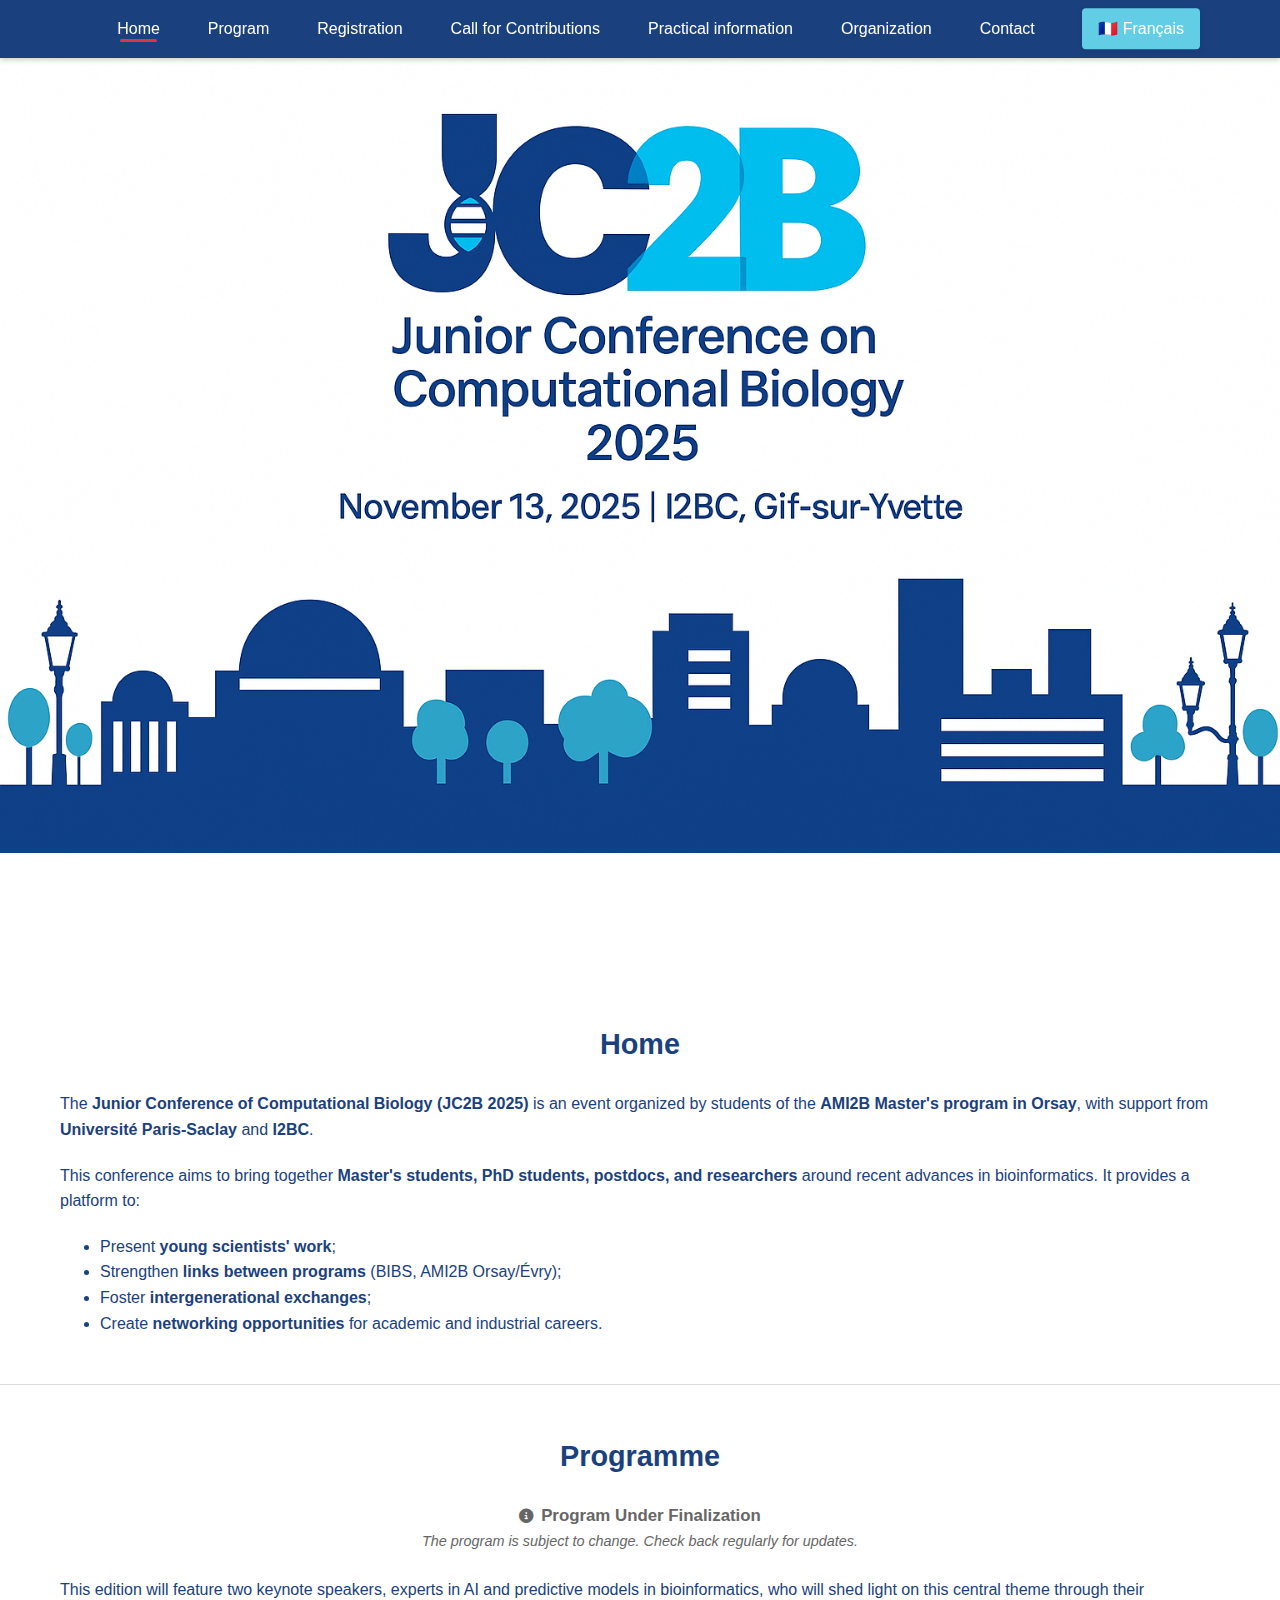
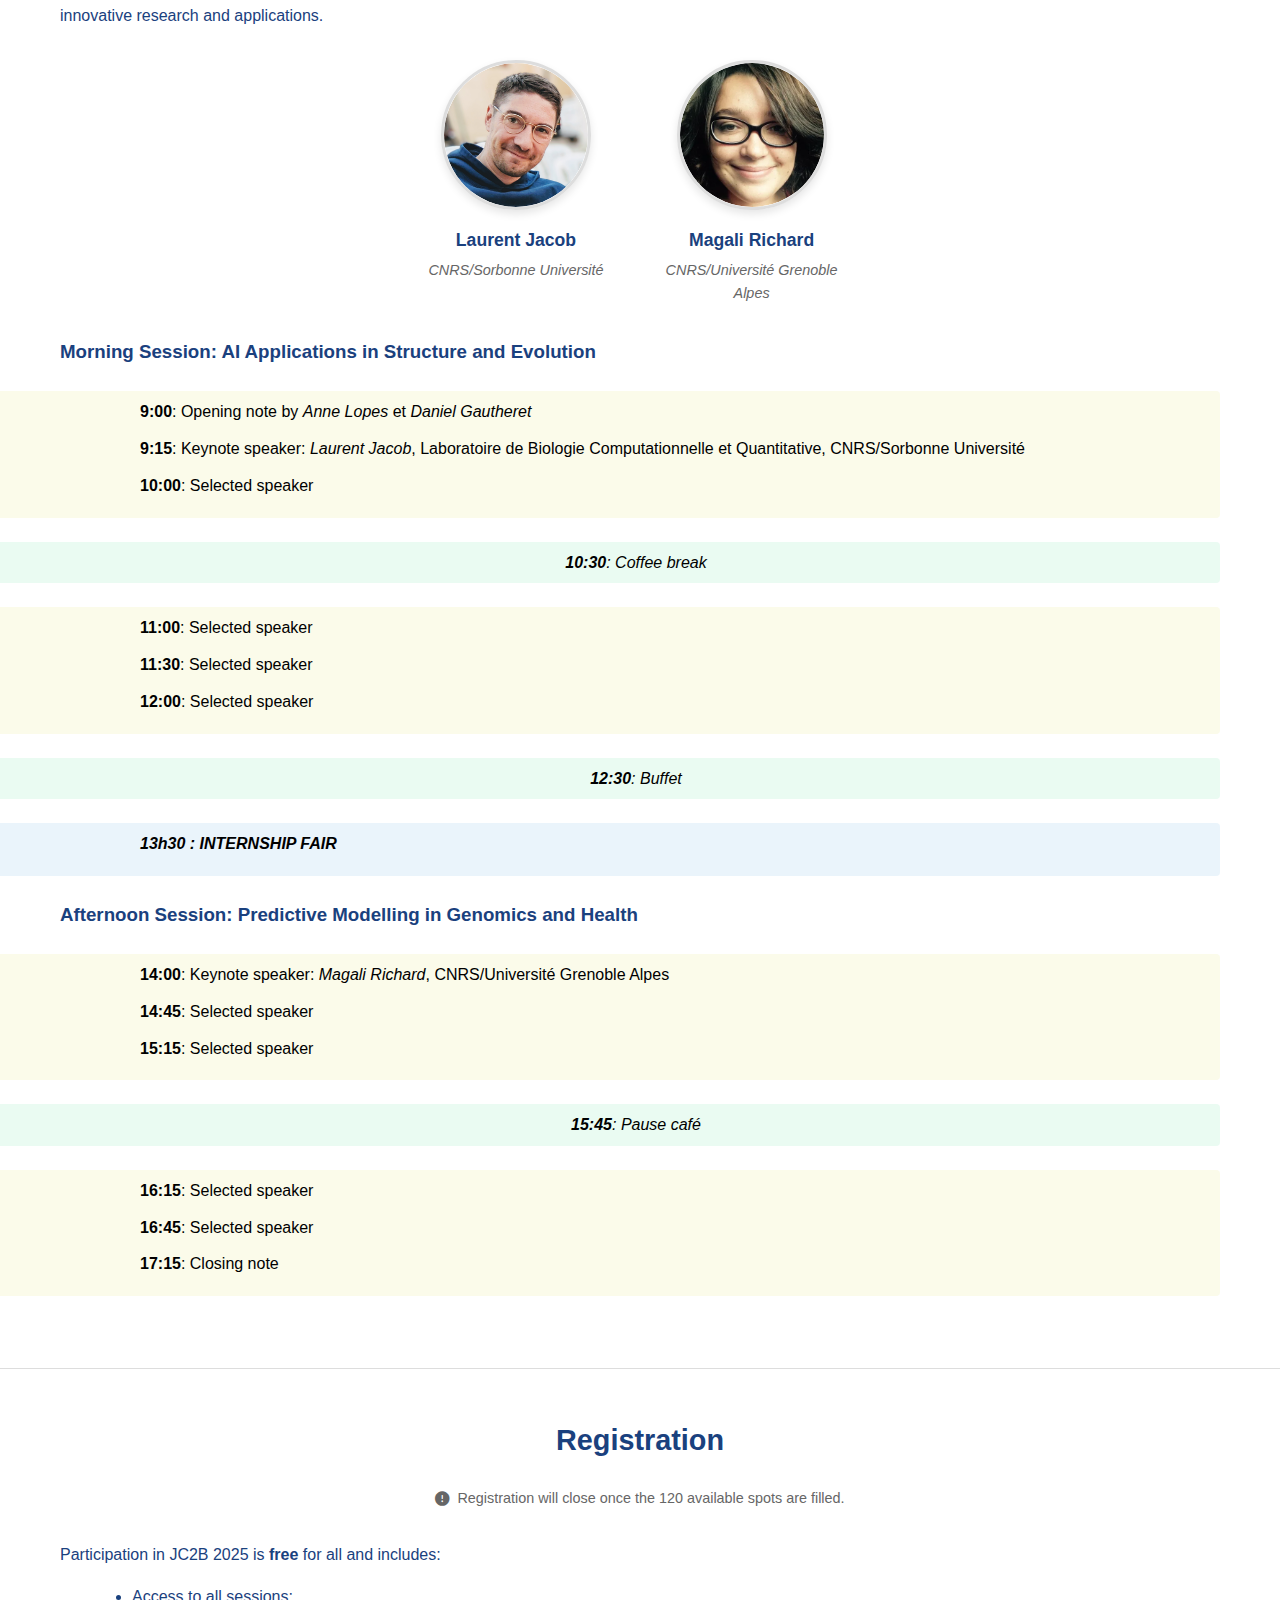
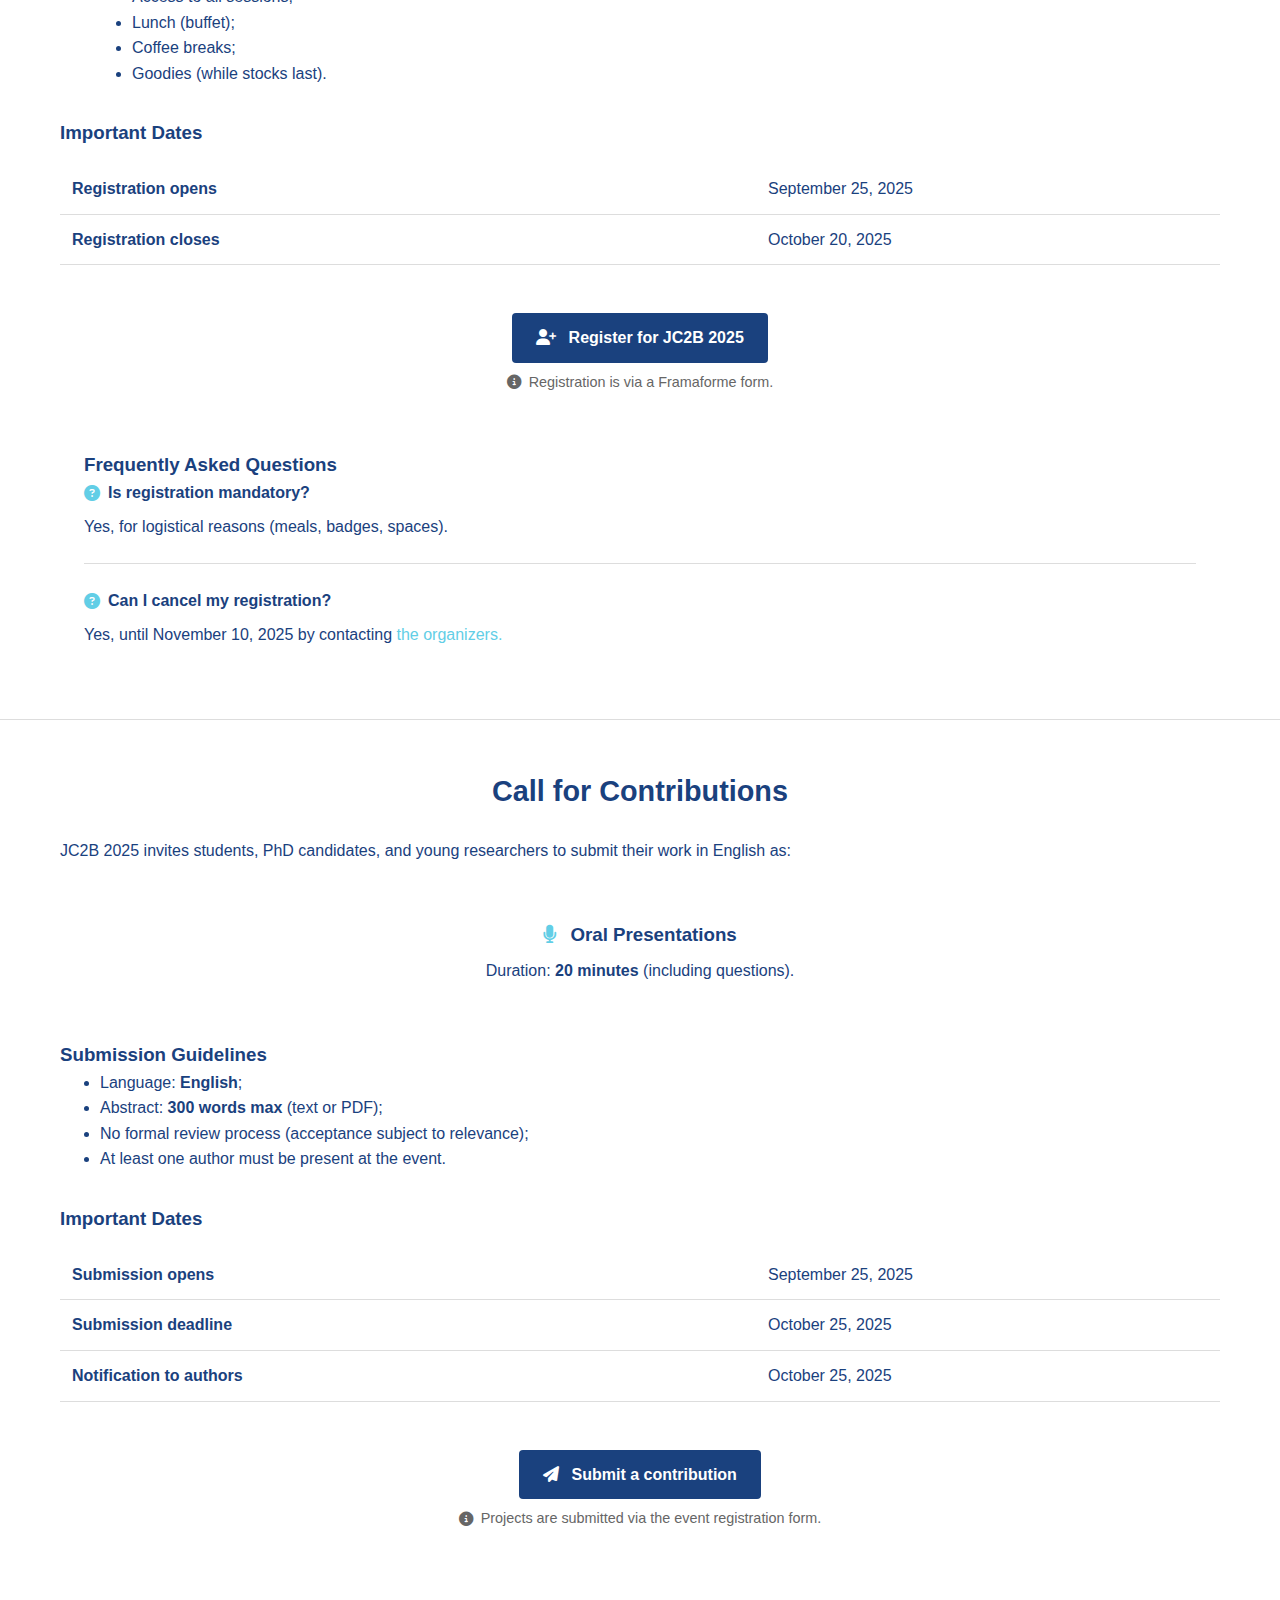
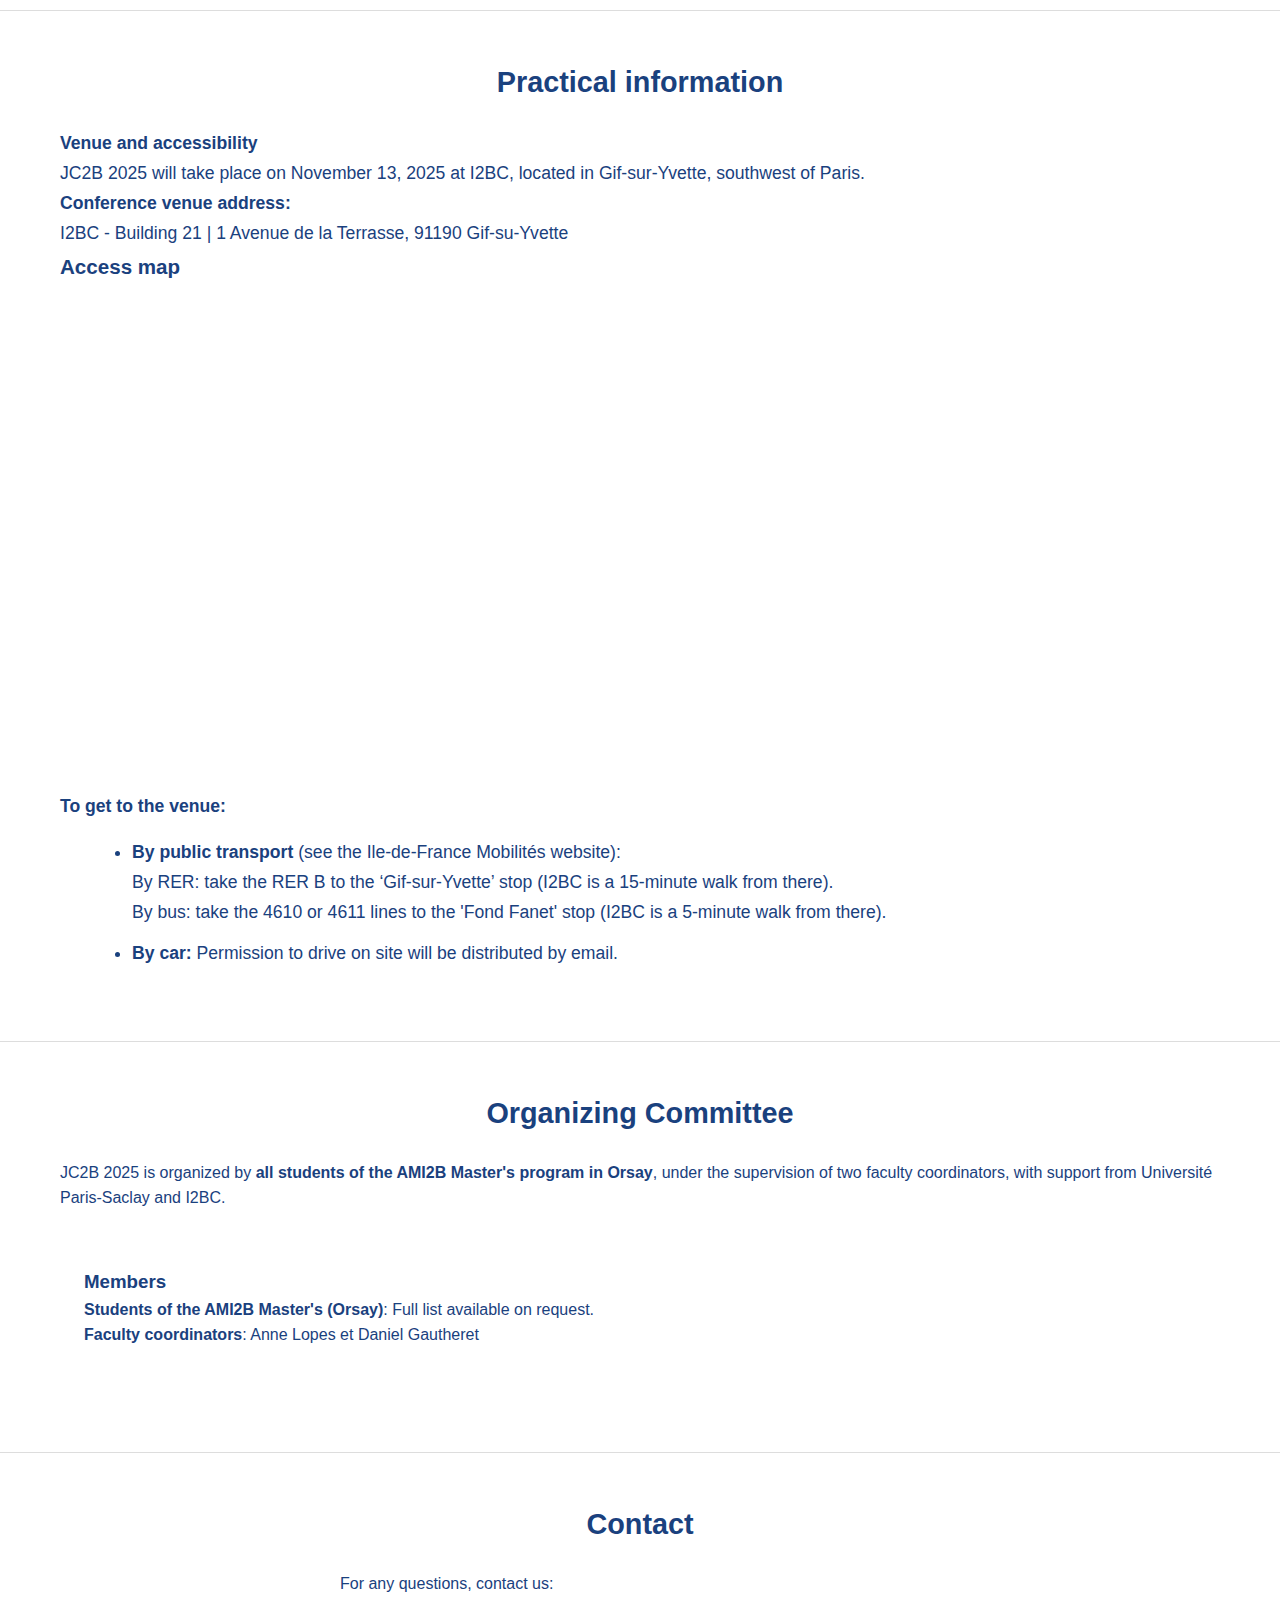
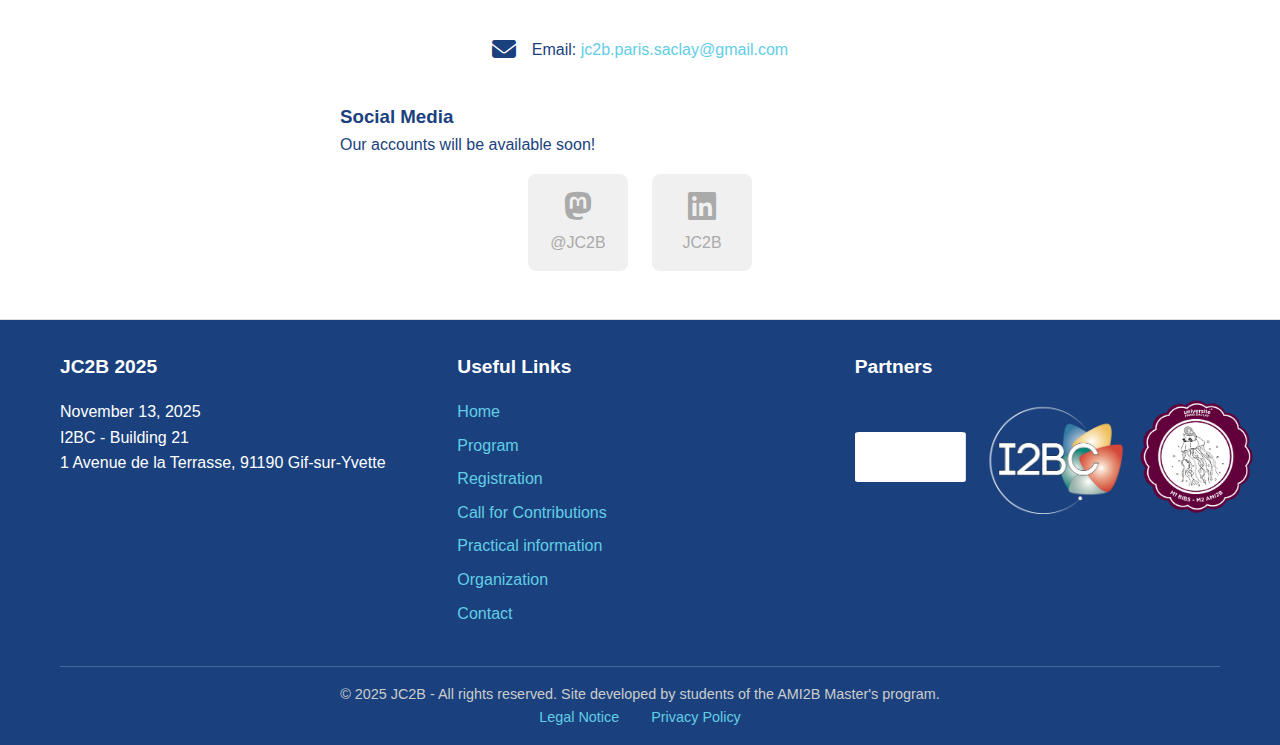
<file: pages/index.html>
<!DOCTYPE html>
        <html lang="en">
        <head>
            <meta charset="UTF-8">
            <meta name="viewport" content="width=device-width, initial-scale=1.0">
            <meta name="description" content="Junior Conference of Computational Biology - Conference for young researchers in bioinformatics">
            <title>JC2B 2025 - Junior Conference of Computational Biology</title>
            <link rel="stylesheet" href="/assets/css/main.css">
            <link rel="stylesheet" href="https://cdnjs.cloudflare.com/ajax/libs/font-awesome/6.4.0/css/all.min.css">
            <link rel="icon" href="/assets/images/favicon.ico" type="image/x-icon">
        </head>
        <body>
        
    
    <header class="site-header">
        <!-- Bannière EN DEHORS du conteneur -->
        <div class="header-banner">
            <img src="/assets/images/jc2b_logo2.png" alt="JC2B 2025 - Junior Conference of Computational Biology">
        </div>
        <!-- Le reste du header (navbar, etc.) reste dans le conteneur -->
        <div class="container">
            <!-- Autres éléments du header si besoin -->
        </div>
    </header>
    
    
    <div class="burger-nav-wrapper">
        
    <button class="burger-menu" id="burger-menu" aria-label="Open menu">
        <span></span>
    </button>
    
        
        <nav class="mobile-nav" id="mobile-nav">
            <ul>
                <li><a href="#home">Home</a></li>
                <li><a href="#practical-info">Practical information</a></li>
                <li><a href="#program">Program</a></li>
                <li><a href="#call-for-contributions">Call for Contributions</a></li>
                <li><a href="#registration">Registration</a></li>
                <li><a href="#organization">Organization</a></li>
                <li><a href="#contact">Contact</a></li>
            </ul>
            <div class="lang-switch"><a href="index_fr.html" class="btn-lang" title="Passer en français">🇫🇷 Français</a></div>
        </nav>
        
        <nav class="navbar">
            <div class="container navbar-flex">
                <ul>
                    <li><a href="#home">Home</a></li><li><a href="#program">Program</a></li><li><a href="#registration">Registration</a></li><li><a href="#call-for-contributions">Call for Contributions</a></li><li><a href="#practical-info">Practical information</a></li><li><a href="#organization">Organization</a></li><li><a href="#contact">Contact</a></li>
                </ul>
                <div class="lang-switch"><a href="index_fr.html" class="btn-lang" title="Passer en français">🇫🇷 Français</a></div>
            </div>
        </nav>
    </div>
    
    <main>
        
        <section id="home" class="home">
            <div class="container">
                <h2>Home</h2>
                <div class="home-content">
                    <p style="margin-bottom: 20px;">
                        The <strong>Junior Conference of Computational Biology (JC2B 2025)</strong> is an event
                        organized by students of the <strong>AMI2B Master's program in Orsay</strong>, with support from
                        <strong>Université Paris-Saclay</strong> and <strong>I2BC</strong>.
                    </p>
                    <p style="margin-bottom: 20px;">
                        This conference aims to bring together <strong>Master's students, PhD students,
                        postdocs, and researchers</strong> around recent advances in bioinformatics.
                        It provides a platform to:
                    </p>
                    <ul style="list-style-type: disc; padding-left: 40px;">
                        <li>Present <strong>young scientists' work</strong>;</li>
                        <li>Strengthen <strong>links between programs</strong> (BIBS, AMI2B Orsay/Évry);</li>
                        <li>Foster <strong>intergenerational exchanges</strong>;</li>
                        <li>Create <strong>networking opportunities</strong> for academic and industrial careers.</li>
                    </ul>
                </div>
            </div>
        </section>
        
        
        <section id="program" class="program">
            <div class="container">
                <h2>Programme</h2>
                
    <div class="program-unavailable">
        <div class="program-unavailable-header">
            <i class="fas fa-info-circle"></i>
            <h3>Program Under Finalization</h3>
        </div>
        <p class="program-unavailable-message">
            The program is subject to change. Check back regularly for updates.
        </p>
    </div>
    
                <div>
                    <div class="program-session">
                        <p>
                        This edition will feature two keynote speakers, experts in AI and predictive models in bioinformatics, 
                        who will shed light on this central theme through their innovative research and applications.
                        </p>

                        <!-- NOUVEAU : Section pour les images des keynote speakers -->
                    <div class="keynote-speakers">
                        <div class="speaker">
                            <div class="speaker-image">
                                <img src="/assets/images/speakers/laurent_jacob.png" alt="Laurent Jacob">
                            </div>
                            <p class="speaker-name"><strong>Laurent Jacob</strong></p>
                            <p class="speaker-affiliation">CNRS/Sorbonne Université</p>
                        </div>
                        <div class="speaker">
                            <div class="speaker-image">
                                <img src="/assets/images/speakers/magali_richard.png" alt="Magali Richard">
                            </div>
                            <p class="speaker-name"><strong>Magali Richard</strong></p>
                            <p class="speaker-affiliation">CNRS/Université Grenoble Alpes</p>
                        </div>
                    </div>

                        <h3 style="margin-bottom: 20px;">Morning Session: AI Applications in Structure and Evolution</h3>
                        <ul class="program-timeline">
                            <ul class="program-session">
                                <li><strong>9:00</strong>: Opening note by <em>Anne Lopes</em> et <em>Daniel Gautheret</em></li>
                                <li><strong>9:15</strong>: Keynote speaker: <em>Laurent Jacob</em>, Laboratoire de Biologie Computationnelle et Quantitative, CNRS/Sorbonne Université</li>
                                <li><strong>10:00</strong>: Selected speaker</li>
                            </ul>
                            <li class="program-break"><strong>10:30</strong>: Coffee break</li>
                            <ul class="program-session">
                                <li><strong>11:00</strong>: Selected speaker</li>
                                <li><strong>11:30</strong>: Selected speaker</li>
                                <li><strong>12:00</strong>: Selected speaker</li>
                            </ul>
                            <li class="program-break"><strong>12:30</strong>: Buffet</li>
                        </ul>
                    </div>
                    <div>
                        <ul class="program-timeline">
                            <ul class="program-special">
                                <li><strong>13h30</strong> : INTERNSHIP FAIR</li>
                            </ul>
                        </ul>
                    </div>
                    <div class="program-session">
                        <h3 style="margin-bottom: 20px;">Afternoon Session: Predictive Modelling in Genomics and Health</h3>
                        <ul class="program-timeline">
                            <ul class="program-session">
                                <li><strong>14:00</strong>: Keynote speaker: <em>Magali Richard</em>, CNRS/Université Grenoble Alpes</li>
                                <li><strong>14:45</strong>: Selected speaker</li>
                                <li><strong>15:15</strong>: Selected speaker</li>
                            </ul>
                            <li class="program-break"><strong>15:45</strong>: Pause café</li>
                            <ul class="program-session">
                                <li><strong>16:15</strong>: Selected speaker</li>
                                <li><strong>16:45</strong>: Selected speaker</li>
                                <li><strong>17:15</strong>: Closing note</li>
                            </ul>
                        </ul>
                    </div>
                </div>
            </div>
        </section>
        
        
        <section id="registration" class="registration">
            <div class="container">
                <h2>Registration</h2>
                <p class="note">
                    <i class="fas fa-exclamation-circle"></i> Registration will close once the 120 available spots are filled.
                </p>
                <div class="registration-info">
                    <p>
                        Participation in JC2B 2025 is <strong>free</strong> for all and includes:
                    </p>
                    <ul style="list-style-type: disc; padding-left: 40px;">
                        <li>Access to all sessions;</li>
                        <li>Lunch (buffet);</li>
                        <li>Coffee breaks;</li>
                        <li>Goodies (while stocks last).</li>
                    </ul>
                    <div class="important-dates">
                        <h3>Important Dates</h3>
                        <table>
                            <tr><td><strong>Registration opens</strong></td><td>September 25, 2025</td></tr>
                            <tr><td><strong>Registration closes</strong></td><td>October 20, 2025</td></tr>
                        </table>
                    </div>
                    <div class="registration-link">
                        <a href="https://framaforms.org/inscription-jc2b-jc2b-registration-1758198276" class="btn" target="_blank" rel="noopener noreferrer">
                            <i class="fas fa-user-plus"></i> Register for JC2B 2025
                        </a>
                        <p class="note">
                            <i class="fas fa-info-circle"></i>
                            Registration is via a Framaforme form.
                        </p>
                    </div>
                    <div class="registration-faq">
                        <h3>Frequently Asked Questions</h3>
                        <div class="faq-item">
                            <h4><i class="fas fa-question-circle"></i> Is registration mandatory?</h4>
                            <p>Yes, for logistical reasons (meals, badges, spaces).</p>
                        </div>
                        <div class="faq-item">
                            <h4><i class="fas fa-question-circle"></i> Can I cancel my registration?</h4>
                            <p>
                                Yes, until November 10, 2025 by contacting
                                <a href="mailto:jc2b.paris.saclay@gmail.com">the organizers.</a>
                            </p>
                        </div>
                    </div>
                </div>
            </div>
        </section>
        
        
        <section id="call-for-contributions" class="call-for-contributions">
            <div class="container">
                <h2>Call for Contributions</h2>
                <p>
                    JC2B 2025 invites students, PhD candidates, and young researchers to submit their work
                    in English as:
                </p>
                <div class="contribution-types">
                    <div class="contribution-type">
                        <h3><i class="fas fa-microphone"></i> Oral Presentations</h3>
                        <p>Duration: <strong>20 minutes</strong> (including questions).</p>
                    </div>
                </div>
                <div class="submission-details">
                    <h3>Submission Guidelines</h3>
                    <ul style="list-style-type: disc; padding-left: 40px;">
                        <li>Language: <strong>English</strong>;</li>
                        <li>Abstract: <strong>300 words max</strong> (text or PDF);</li>
                        <li>No formal review process (acceptance subject to relevance);</li>
                        <li>At least one author must be present at the event.</li>
                    </ul>
                    <div class="important-dates">
                        <h3>Important Dates</h3>
                        <table>
                            <tr><td><strong>Submission opens</strong></td><td>September 25, 2025</td></tr>
                            <tr><td><strong>Submission deadline</strong></td><td>October 25, 2025</td></tr>
                            <tr><td><strong>Notification to authors</strong></td><td>October 25, 2025</td></tr>
                        </table>
                    </div>
                    <div class="submission-link">
                        <a href="#registration" class="btn" rel="noopener noreferrer">
                            <i class="fas fa-paper-plane"></i> Submit a contribution
                        </a>
                        <p class="note">
                            <i class="fas fa-info-circle"></i> Projects are submitted via the event registration form.
                        </p>
                    </div>
                </div>
            </div>
        </section>
        
        
        <section id="practical-info" class="practical-info">
            <div class="container">
                <h2>Practical information</h2>
                <div class="practical-info-content">
                    <p><strong>Venue and accessibility</strong><br>
                    JC2B 2025 will take place on November 13, 2025 at I2BC, located in Gif-sur-Yvette, southwest of Paris.</p>
                    <p>
                    <strong>Conference venue address:</strong><br>
                    I2BC - Building 21 | 1 Avenue de la Terrasse, 91190 Gif-su-Yvette
                    </p>
                    <h3>Access map</h3>
                    <div class="map-container">
                        <iframe src="https://www.google.com/maps/embed?pb=!1m18!1m12!1m3!1d1440.0811122042815!2d2.130794386265531!3d48.7037236553588!2m3!1f0!2f0!3f0!3m2!1i1024!2i768!4f13.1!3m3!1m2!1s0x47e67f7f484e8983%3A0xa3df8cb85292dc02!2sCNRS%20Ile-de-France%20-%20Gif-sur-Yvette!5e0!3m2!1sfr!2sfr!4v1758890775085!5m2!1sfr!2sfr" width="600" height="450" style="border:0;" allowfullscreen="" loading="lazy" referrerpolicy="no-referrer-when-downgrade"></iframe>
                    </div>
                    <p><strong>To get to the venue:</strong></p>
                    <ul style="list-style-type: disc; padding-left: 40px;">
                        <li>
                            <strong>By public transport</strong> (see the Ile-de-France Mobilités website):<br>
                            By RER: take the RER B to the ‘Gif-sur-Yvette’ stop (I2BC is a 15-minute walk from there).<br>
                            By bus: take the 4610 or 4611 lines to the 'Fond Fanet' stop (I2BC is a 5-minute walk from there).
                        </li>
                        <li>
                            <strong>By car:</strong> Permission to drive on site will be distributed by email.
                        </li>
                    </ul>
                </div>
            </div>
        </section>
        
        
        <section id="organization" class="organization">
            <div class="container">
                <h2>Organizing Committee</h2>
                <p>
                    JC2B 2025 is organized by <strong>all students of the AMI2B Master's program in Orsay</strong>,
                    under the supervision of two faculty coordinators, with support from Université Paris-Saclay and I2BC.
                </p>
                <div class="committee-members">
                    <h3>Members</h3>
                    <p><strong>Students of the AMI2B Master's (Orsay)</strong>: Full list available on request.</p>
                    <p><strong>Faculty coordinators</strong>: Anne Lopes et Daniel Gautheret</p>
                </div>
            </div>
        </section>
        
        
        <section id="contact" class="contact">
            <div class="container">
                <h2>Contact</h2>
                <div class="contact-info">
                    <p>For any questions, contact us:</p>
                    <div class="contact-email">
                        <i class="fas fa-envelope"></i>
                        <p>Email: <a href="mailto:jc2b.paris.saclay@gmail.com">jc2b.paris.saclay@gmail.com</a></p>
                    </div>
                    <div class="social-media">
                        <h3>Social Media</h3>
                        <p>Our accounts will be available soon!</p>
                        <div class="social-icons">
                            <div class="social-icon placeholder">
                                <i class="fab fa-mastodon"></i> <span>@JC2B</span>
                            </div>
                            <div class="social-icon placeholder">
                                <i class="fab fa-linkedin"></i> <span>JC2B</span>
                            </div>
                        </div>
                    </div>
                </div>
            </div>
        </section>
        
    </main>
    
        <footer class="site-footer">
            <div class="container">
                <div class="footer-content">
                    <div class="footer-section">
                        <h3>JC2B 2025</h3>
                        <p>
                            November 13, 2025<br>
                            I2BC - Building 21<br>
                            1 Avenue de la Terrasse, 91190 Gif-sur-Yvette
                        </p>
                    </div>
                    <div class="footer-section">
                        <h3>Useful Links</h3>
                        <ul>
                            <li><a href="#home">Home</a></li>
                            <li><a href="#program">Program</a></li>
                            <li><a href="#registration">Registration</a></li>
                            <li><a href="#call-for-contributions">Call for Contributions</a></li>
                            <li><a href="#practical-info">Practical information</a></li>
                            <li><a href="#organization">Organization</a></li>
                            <li><a href="#contact">Contact</a></li>
                        </ul>
                    </div>
                    <div class="footer-section">
                        <h3>Partners</h3>
                        <div class="footer-partner-logos">
                            <img src="/assets/images/partners/paris_saclay_logo.png" alt="Paris-Saclay" class="logo-blanc">
                            <img src="/assets/images/partners/i2bc_logo.png" alt="I2BC">
                            <img src="/assets/images/partners/rebrand_asso_ami2b_logo2.png" alt="Master AMI2B">
                        </div>
                    </div>
                </div>
                <div class="footer-legal">
                    <p>
                        &copy; 2025 JC2B - All rights reserved.
                        Site developed by students of the AMI2B Master's program.
                    </p>
                    <ul class="footer-links">
                        <li><a href="/legal-notice">Legal Notice</a></li>
                        <li><a href="/privacy-policy">Privacy Policy</a></li>
                    </ul>
                </div>
            </div>
        </footer>
        
    
    <button id="scroll-to-top" aria-label="Scroll to top" title="Remonter en haut">
        <i class="fas fa-arrow-up"></i>
    </button>
    <script>
    document.addEventListener("DOMContentLoaded", function() {
        const btn = document.getElementById("scroll-to-top");
        window.addEventListener("scroll", function() {
            if (window.scrollY > 200) {
                btn.classList.add("visible");
            } else {
                btn.classList.remove("visible");
            }
        }, {passive:true});
        btn.addEventListener("click", function() {
            window.scrollTo({top: 0, behavior: "smooth"});
        });
    });
    </script>
    
    
    <script>
    document.addEventListener("DOMContentLoaded", function() {
        const sections = document.querySelectorAll("main section[id]");
        const navLinks = document.querySelectorAll(".navbar a[href^='#']");
        function onScroll() {
            let scrollPos = window.scrollY || window.pageYOffset;
            let offset = 120; // Décalage pour la navbar
            let currentId = "";
            sections.forEach(section => {
                if (section.offsetTop - offset <= scrollPos) {
                    currentId = section.id;
                }
            });
            navLinks.forEach(link => {
                link.classList.remove("nav-link-active");
                if (currentId && link.getAttribute("href") === "#" + currentId) {
                    link.classList.add("nav-link-active");
                }
            });
        }
        window.addEventListener("scroll", onScroll, {passive:true});
        onScroll();
    });
    </script>
    
    
    <script>
    document.addEventListener("DOMContentLoaded", function() {
        const burger = document.getElementById("burger-menu");
        const mobileNav = document.getElementById("mobile-nav");
        const navLinks = mobileNav.querySelectorAll("a[href^='#']");
        function closeMenu() {
            burger.classList.remove("open");
            mobileNav.classList.remove("open");
            document.body.style.overflow = "";
        }
        burger.addEventListener("click", function() {
            burger.classList.toggle("open");
            mobileNav.classList.toggle("open");
            if (mobileNav.classList.contains("open")) {
                document.body.style.overflow = "hidden";
            } else {
                document.body.style.overflow = "";
            }
        });
        navLinks.forEach(link => {
            link.addEventListener("click", closeMenu);
        });
        // Ferme le menu si on clique en dehors
        mobileNav.addEventListener("click", function(e) {
            if (e.target === mobileNav) closeMenu();
        });
    });
    </script>
    
    
        </body>
        </html>
</file>
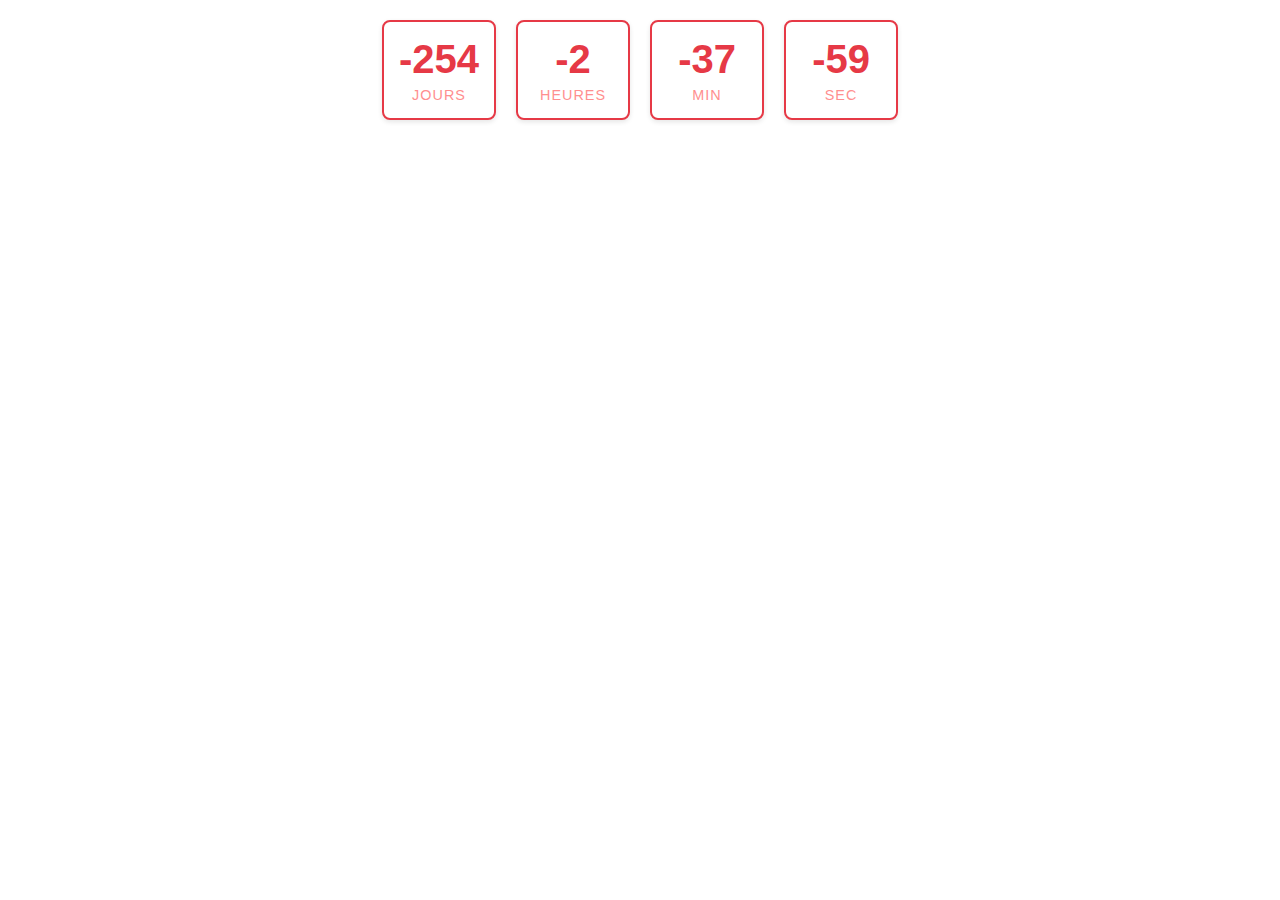
<file: pages/countdown.html>
<!DOCTYPE html>
<html lang="fr">
<head>
  <meta charset="UTF-8">
  <meta name="viewport" content="width=device-width, initial-scale=1.0">
  <title>JC2B - Compte à rebours</title>
  <style>
    /* Style du compte à rebours */
    .countdown-container {
      display: flex;
      gap: 20px;
      justify-content: center;
      font-family: 'Arial', sans-serif;
      margin: 20px 0;
    }

    .countdown-item {
      background: white;
      border: 2px solid #E63946; /* Rouge JC2B (à adapter) */
      border-radius: 8px;
      padding: 15px;
      text-align: center;
      min-width: 80px;
      box-shadow: 0 2px 5px rgba(0, 0, 0, 0.1);
    }

    .countdown-number {
      font-size: 2.5rem;
      font-weight: bold;
      color: #E63946;
      transition: all 0.3s ease;
    }

    .countdown-label {
      color: #FF8F8F;
      font-size: 0.9rem;
      margin-top: 5px;
      text-transform: uppercase;
      letter-spacing: 1px;
    }

    /* Responsive */
    @media (max-width: 600px) {
      .countdown-item {
        min-width: 60px;
        padding: 10px;
      }
      .countdown-number {
        font-size: 1.8rem;
      }
    }
  </style>
</head>
<body>
  <!-- Compte à rebours -->
  <div class="countdown-container">
    <div class="countdown-item">
      <div class="countdown-number" id="days">00</div>
      <div class="countdown-label">Jours</div>
    </div>
    <div class="countdown-item">
      <div class="countdown-number" id="hours">00</div>
      <div class="countdown-label">Heures</div>
    </div>
    <div class="countdown-item">
      <div class="countdown-number" id="mins">00</div>
      <div class="countdown-label">Min</div>
    </div>
    <div class="countdown-item">
      <div class="countdown-number" id="secs">00</div>
      <div class="countdown-label">Sec</div>
    </div>
  </div>

  <!-- Script du compte à rebours -->
  <script>
    function updateCountdown() {
      const eventDate = new Date("November 13, 2025 09:00:00").getTime();
      const now = new Date().getTime();
      const diff = eventDate - now;

      // Calcul des unités de temps
      const days = Math.floor(diff / (1000 * 60 * 60 * 24));
      const hours = Math.floor((diff % (1000 * 60 * 60 * 24)) / (1000 * 60 * 60));
      const mins = Math.floor((diff % (1000 * 60 * 60)) / (1000 * 60));
      const secs = Math.floor((diff % (1000 * 60)) / 1000);

      // Mise à jour du DOM
      document.getElementById("days").textContent = days.toString().padStart(2, "0");
      document.getElementById("hours").textContent = hours.toString().padStart(2, "0");
      document.getElementById("mins").textContent = mins.toString().padStart(2, "0");
      document.getElementById("secs").textContent = secs.toString().padStart(2, "0");
    }

    // Mise à jour toutes les secondes
    setInterval(updateCountdown, 1000);
    // Initialisation immédiate
    updateCountdown();
  </script>
</body>
</html>
</file>
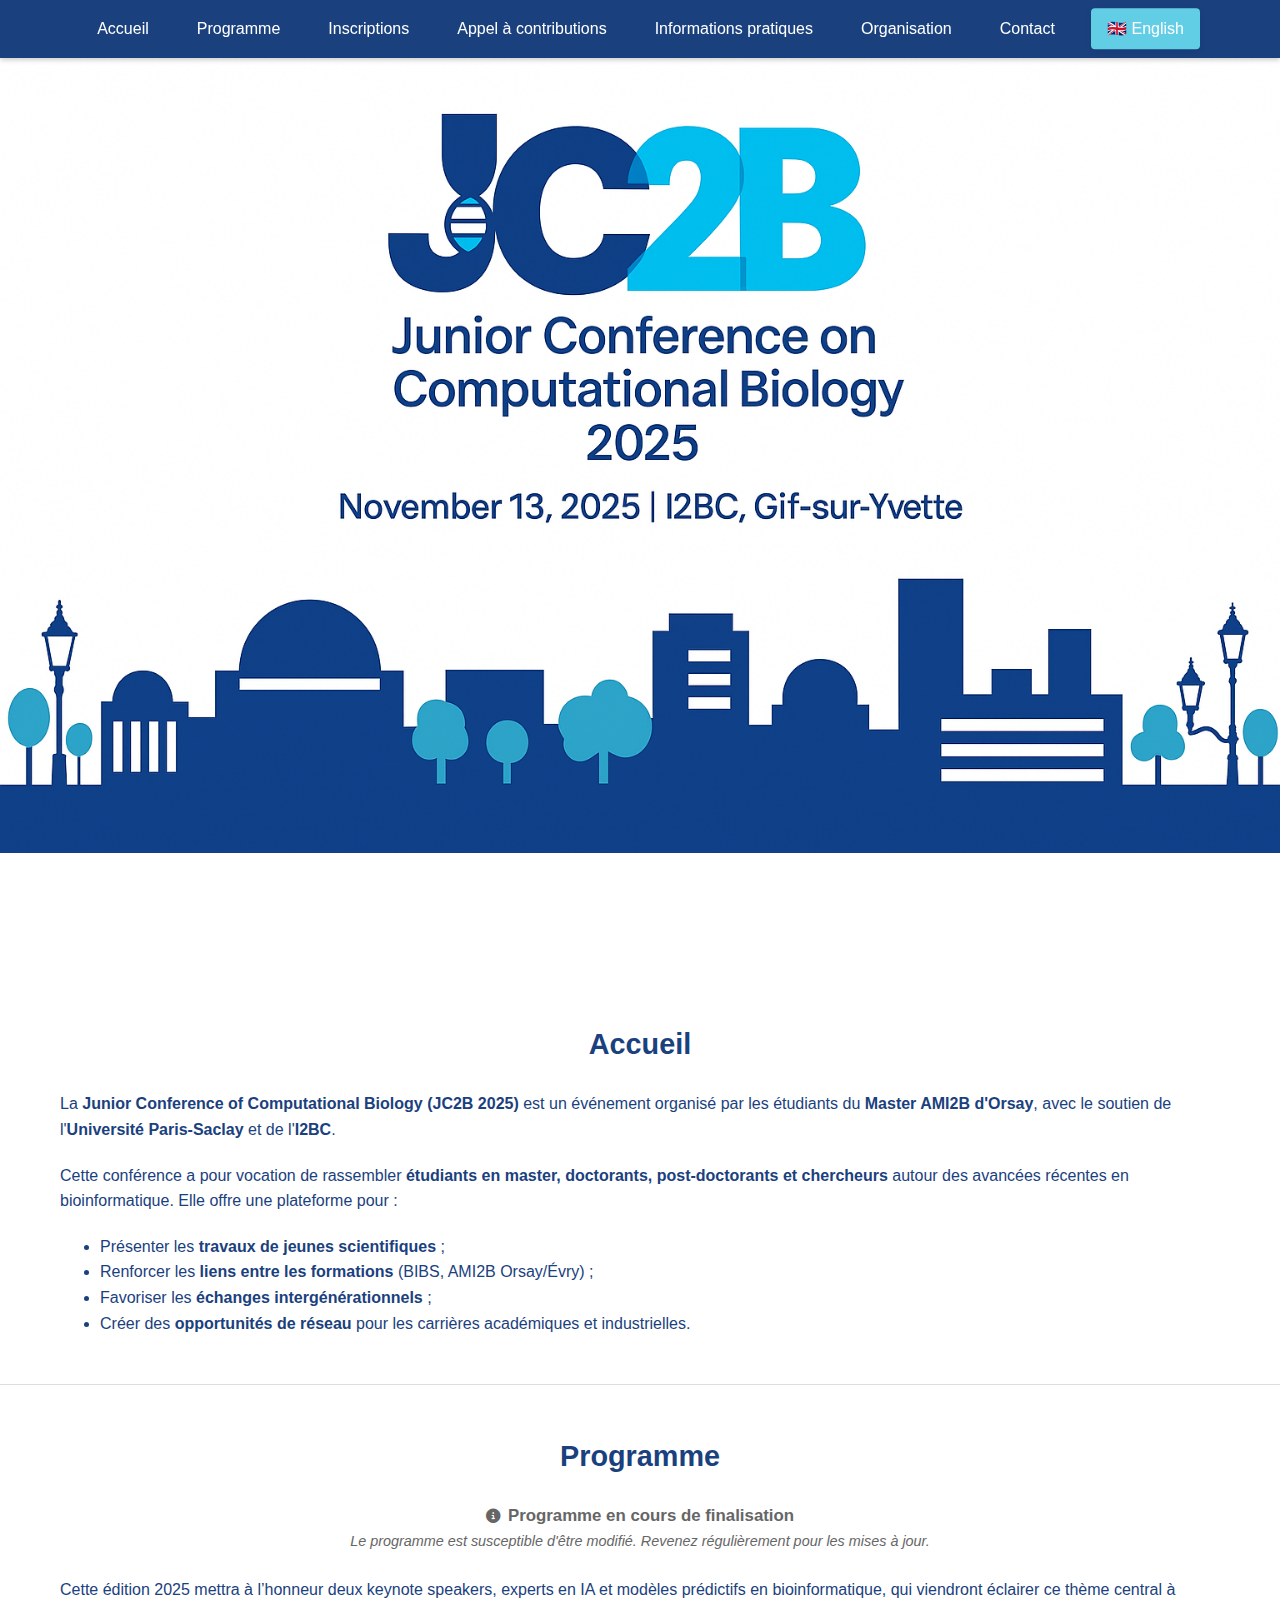
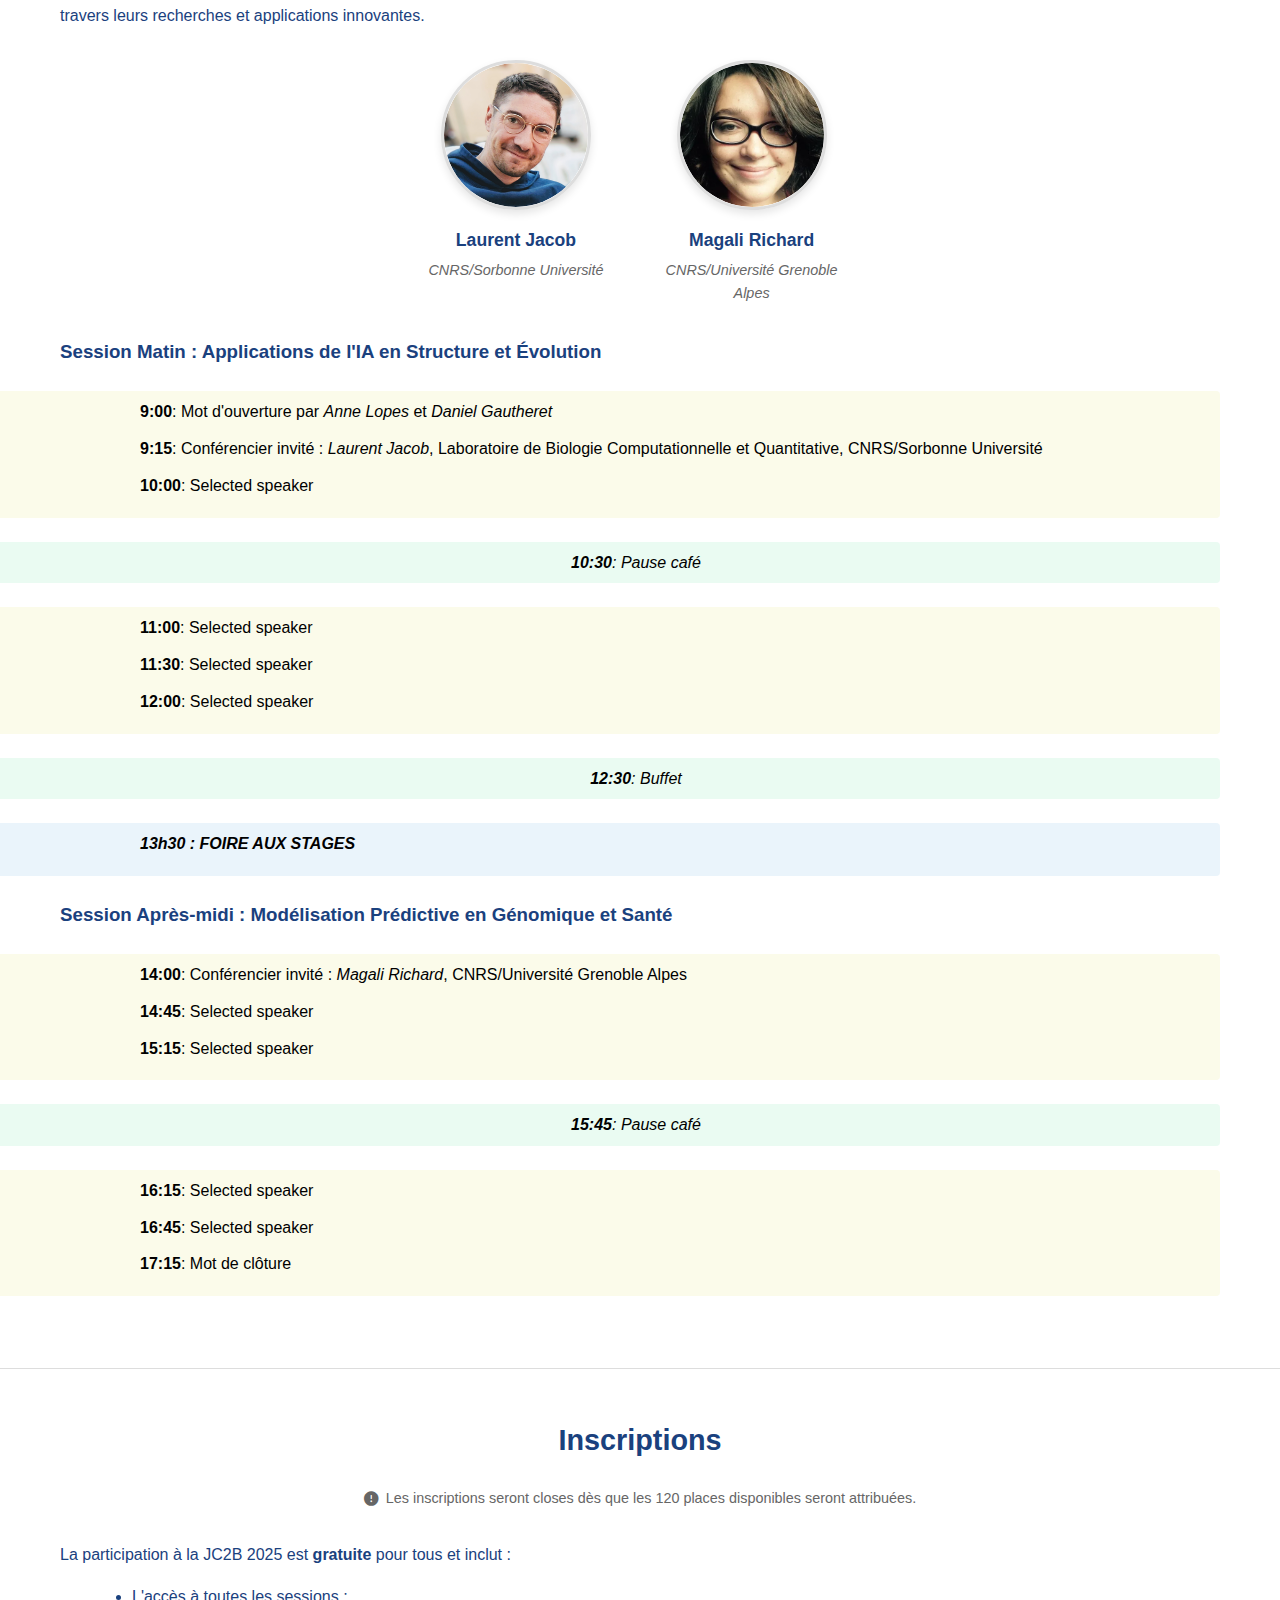
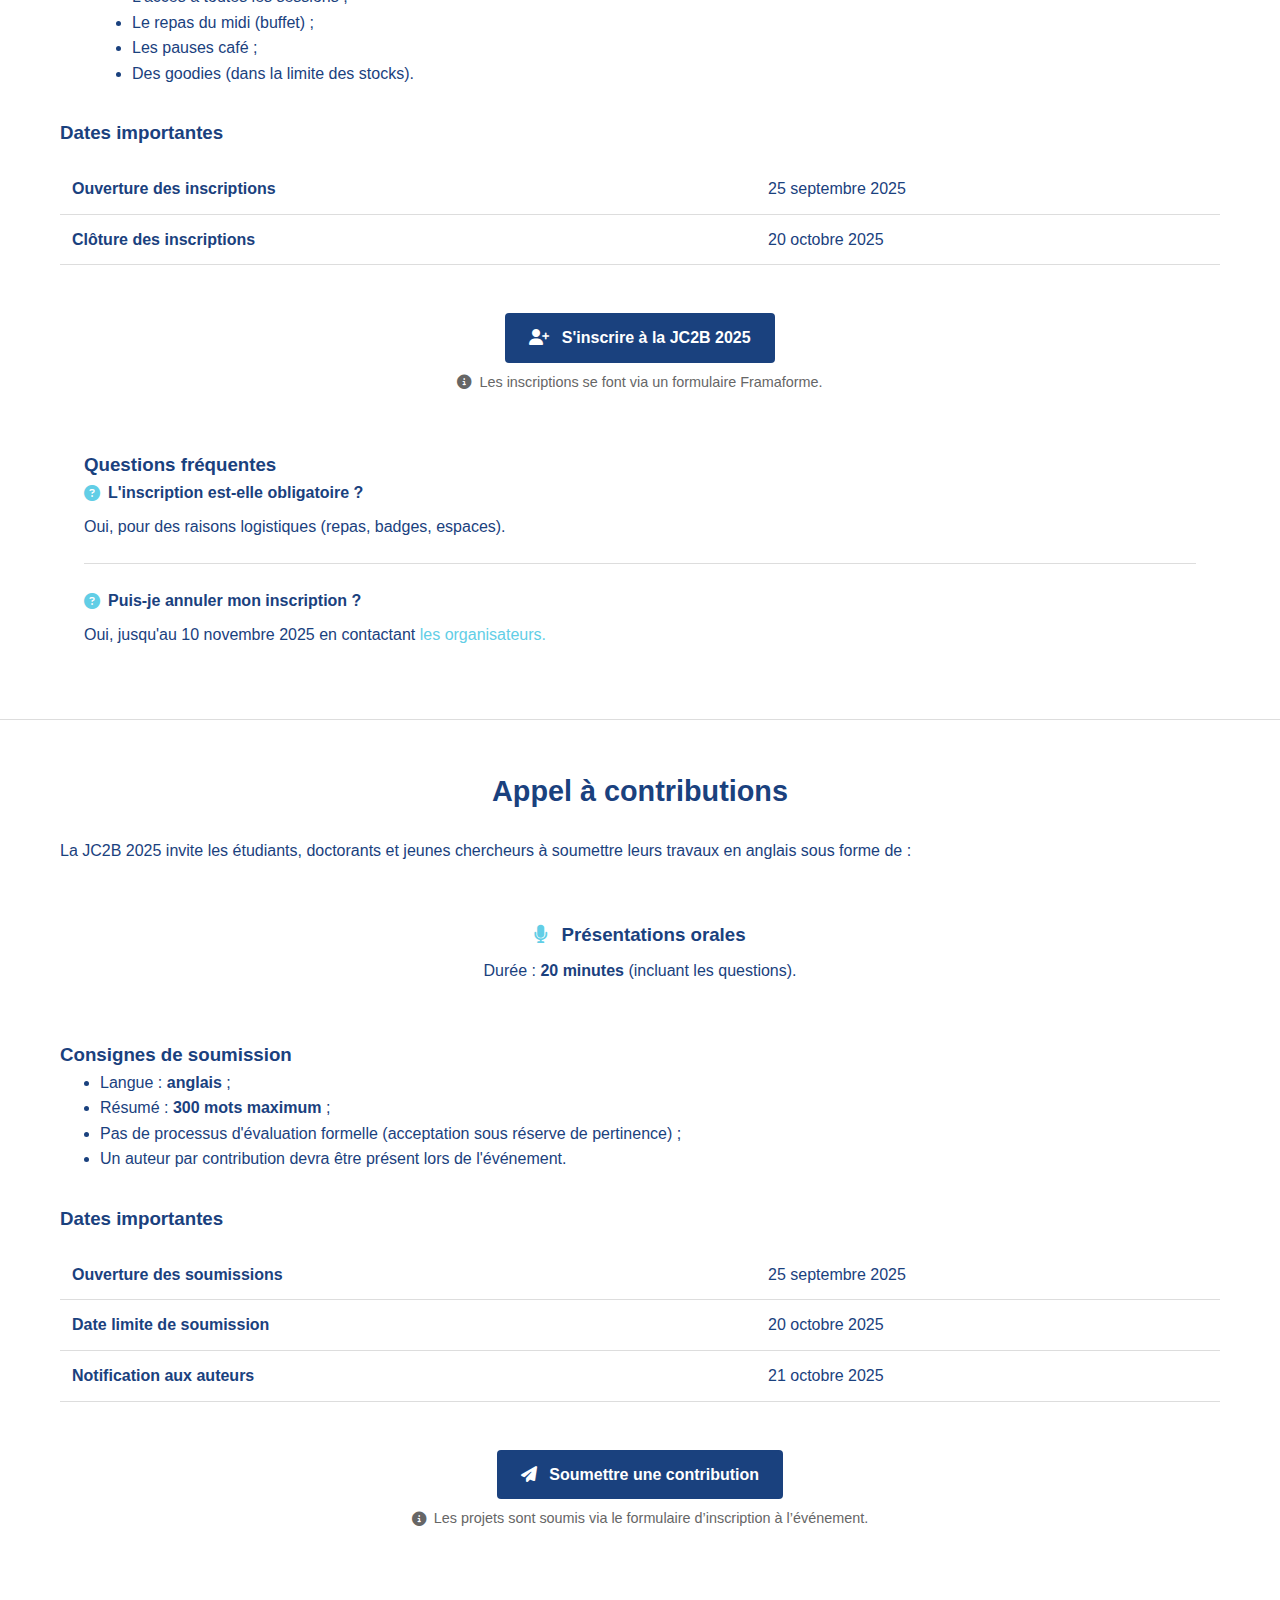
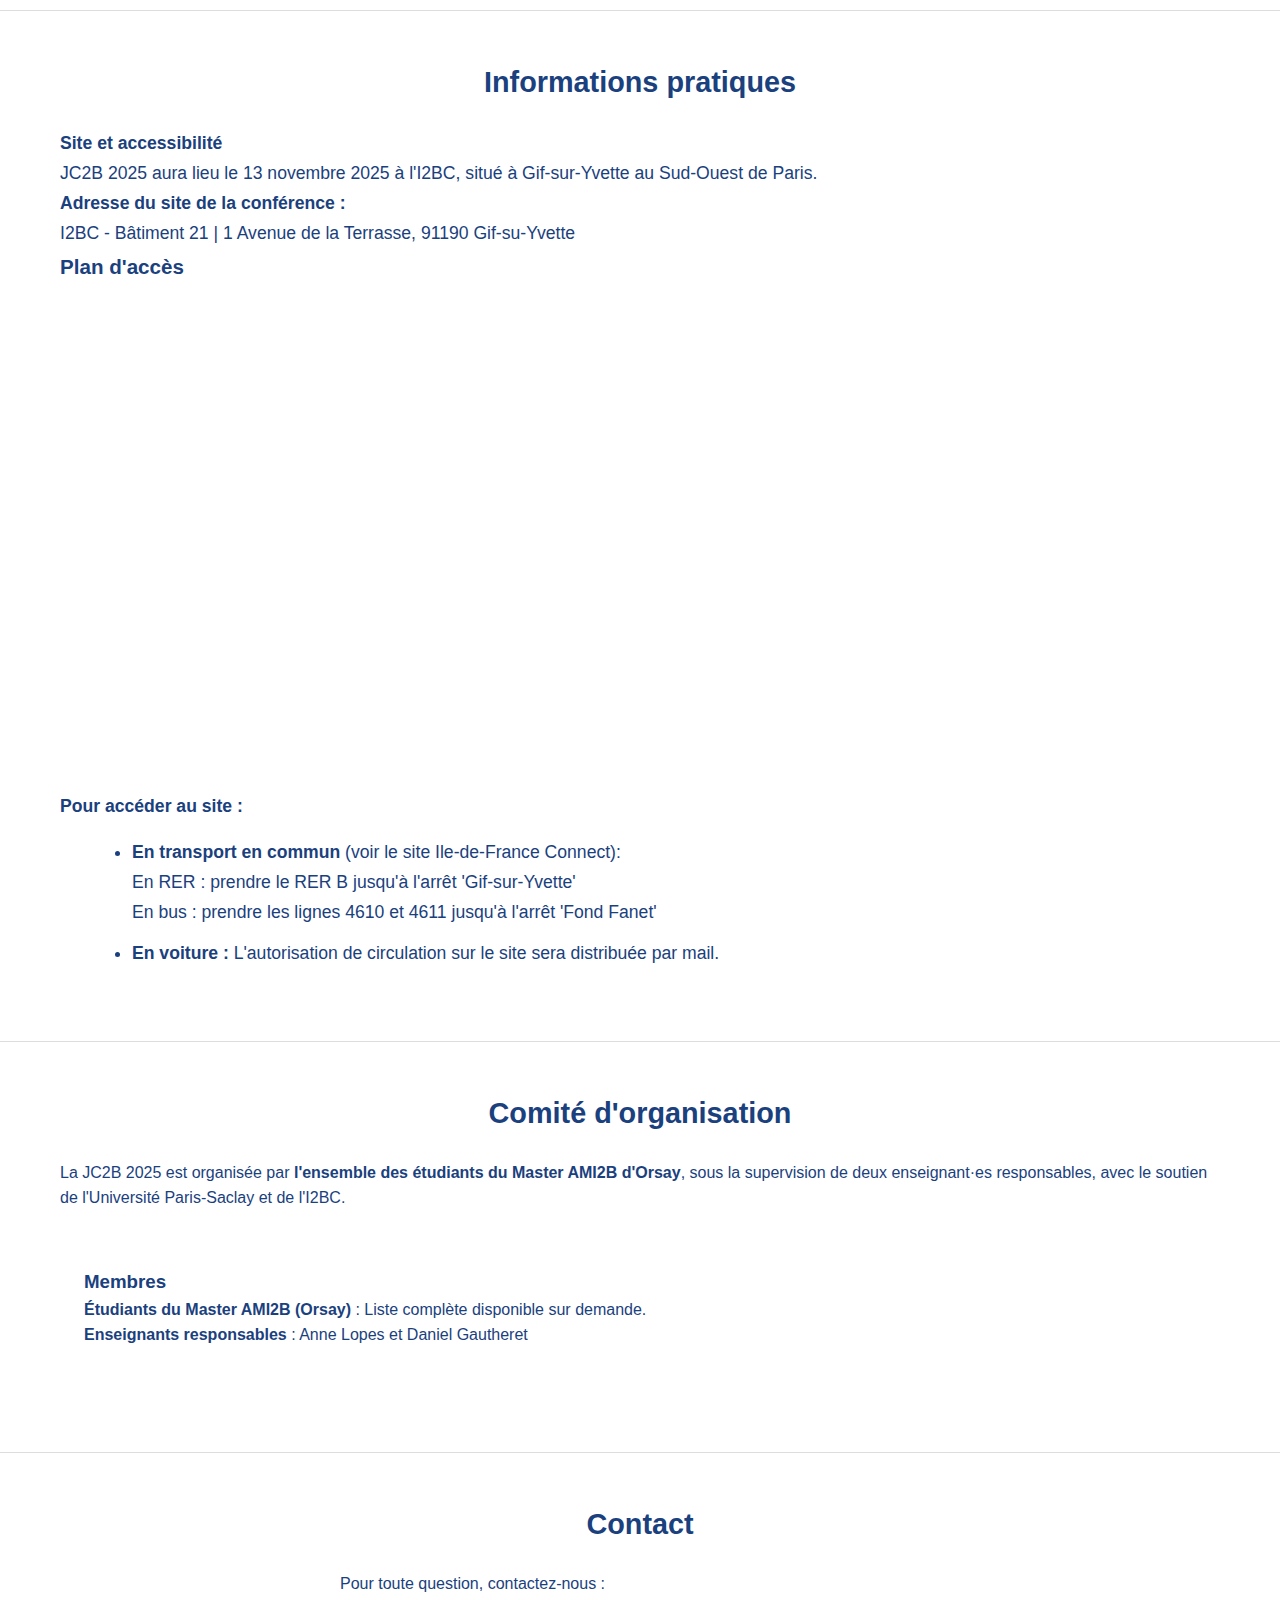
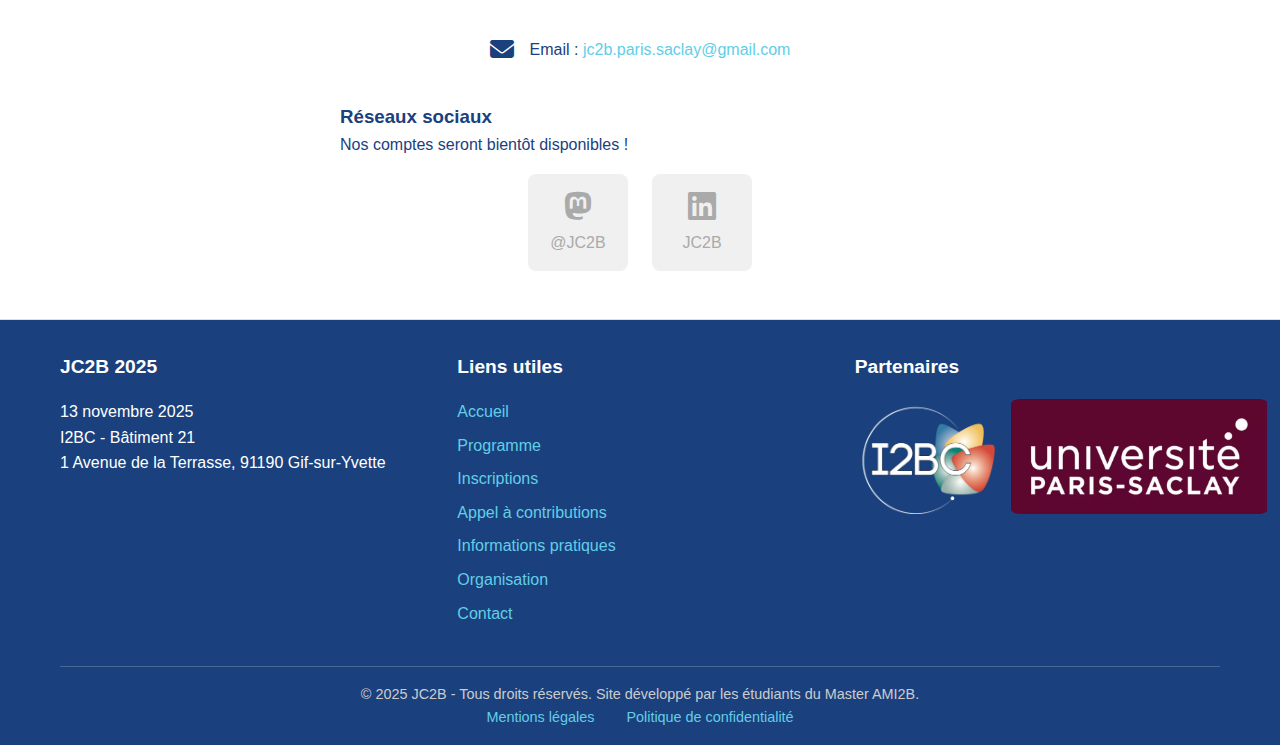
<file: pages/index_fr.html>
<!DOCTYPE html>
        <html lang="fr">
        <head>
            <meta charset="UTF-8">
            <meta name="viewport" content="width=device-width, initial-scale=1.0">
            <meta name="description" content="Junior Conference of Computational Biology - Conference for young researchers in bioinformatics">
            <title>JC2B 2025 - Junior Conference of Computational Biology</title>
            <link rel="stylesheet" href="/assets/css/main.css">
            <link rel="stylesheet" href="https://cdnjs.cloudflare.com/ajax/libs/font-awesome/6.4.0/css/all.min.css">
            <link rel="icon" href="/assets/images/favicon.ico" type="image/x-icon">
        </head>
        <body>
        
    
    <header class="site-header">
        <!-- Bannière EN DEHORS du conteneur -->
        <div class="header-banner">
            <img src="/assets/images/jc2b_logo2.png" alt="JC2B 2025 - Junior Conference of Computational Biology">
        </div>
        <!-- Le reste du header (navbar, etc.) reste dans le conteneur -->
        <div class="container">
            <!-- Autres éléments du header si besoin -->
        </div>
    </header>
    
    
    <div class="burger-nav-wrapper">
        
    <button class="burger-menu" id="burger-menu" aria-label="Open menu">
        <span></span>
    </button>
    
        
        <nav class="mobile-nav" id="mobile-nav">
            <ul>
                <li><a href="#home">Accueil</a></li>
                <li><a href="#practical-info">Informations pratiques</a></li>
                <li><a href="#program">Programme</a></li>
                <li><a href="#call-for-contributions">Appel à contributions</a></li>
                <li><a href="#registration">Inscriptions</a></li>
                <li><a href="#organization">Organisation</a></li>
                <li><a href="#contact">Contact</a></li>
            </ul>
            <div class="lang-switch"><a href="index.html" class="btn-lang" title="Switch to English">🇬🇧 English</a></div>
        </nav>
        
        <nav class="navbar">
            <div class="container navbar-flex">
                <ul>
                    <li><a href="#home">Accueil</a></li><li><a href="#program">Programme</a></li><li><a href="#registration">Inscriptions</a></li><li><a href="#call-for-contributions">Appel à contributions</a></li><li><a href="#practical-info">Informations pratiques</a></li><li><a href="#organization">Organisation</a></li><li><a href="#contact">Contact</a></li>
                </ul>
                <div class="lang-switch"><a href="index.html" class="btn-lang" title="Switch to English">🇬🇧 English</a></div>
            </div>
        </nav>
    </div>
    
    <main>
        
        <section id="home" class="home">
            <div class="container">
                <h2>Accueil</h2>
                <div class="home-content">
                    <p style="margin-bottom: 20px;">
                        La <strong>Junior Conference of Computational Biology (JC2B 2025)</strong> est un événement
                        organisé par les étudiants du <strong>Master AMI2B d'Orsay</strong>, avec le soutien de
                        l'<strong>Université Paris-Saclay</strong> et de l'<strong>I2BC</strong>.
                    </p>
                    <p style="margin-bottom: 20px;">
                        Cette conférence a pour vocation de rassembler <strong>étudiants en master, doctorants,
                        post-doctorants et chercheurs</strong> autour des avancées récentes en bioinformatique.
                        Elle offre une plateforme pour :
                    </p>
                    <ul style="list-style-type: disc; padding-left: 40px;">
                        <li>Présenter les <strong>travaux de jeunes scientifiques</strong> ;</li>
                        <li>Renforcer les <strong>liens entre les formations</strong> (BIBS, AMI2B Orsay/Évry) ;</li>
                        <li>Favoriser les <strong>échanges intergénérationnels</strong> ;</li>
                        <li>Créer des <strong>opportunités de réseau</strong> pour les carrières académiques et industrielles.</li>
                    </ul>
                </div>
            </div>
        </section>
        
        
        <section id="program" class="program">
            <div class="container">
                <h2>Programme</h2>
                
    <div class="program-unavailable">
        <div class="program-unavailable-header">
            <i class="fas fa-info-circle"></i>
            <h3>Programme en cours de finalisation</h3>
        </div>
        <p class="program-unavailable-message">
            Le programme est susceptible d'être modifié. Revenez régulièrement pour les mises à jour.
        </p>
    </div>
    
                <div>
                    <div class="program-session">
                        <p>
                        Cette édition 2025 mettra à l’honneur deux keynote speakers, experts en IA et modèles prédictifs en bioinformatique, 
                        qui viendront éclairer ce thème central à travers leurs recherches et applications innovantes.
                        </p>

                        <!-- NOUVEAU : Section pour les images des keynote speakers -->
                    <div class="keynote-speakers">
                        <div class="speaker">
                            <div class="speaker-image">
                                <img src="/assets/images/speakers/laurent_jacob.png" alt="Laurent Jacob">
                            </div>
                            <p class="speaker-name"><strong>Laurent Jacob</strong></p>
                            <p class="speaker-affiliation">CNRS/Sorbonne Université</p>
                        </div>
                        <div class="speaker">
                            <div class="speaker-image">
                                <img src="/assets/images/speakers/magali_richard.png" alt="Magali Richard">
                            </div>
                            <p class="speaker-name"><strong>Magali Richard</strong></p>
                            <p class="speaker-affiliation">CNRS/Université Grenoble Alpes</p>
                        </div>
                    </div>

                        <h3 style="margin-bottom: 20px;">Session Matin : Applications de l'IA en Structure et Évolution</h3>
                        <ul class="program-timeline">
                            <ul class="program-session">
                                <li><strong>9:00</strong>: Mot d'ouverture par <em>Anne Lopes</em> et <em>Daniel Gautheret</em></li>
                                <li><strong>9:15</strong>: Conférencier invité : <em>Laurent Jacob</em>, Laboratoire de Biologie Computationnelle et Quantitative, CNRS/Sorbonne Université</li>
                                <li><strong>10:00</strong>: Selected speaker</li>
                            </ul>
                            <li class="program-break"><strong>10:30</strong>: Pause café</li>
                            <ul class="program-session">
                                <li><strong>11:00</strong>: Selected speaker</li>
                                <li><strong>11:30</strong>: Selected speaker</li>
                                <li><strong>12:00</strong>: Selected speaker</li>
                            </ul>
                            <li class="program-break"><strong>12:30</strong>: Buffet</li>
                        </ul>
                    </div>
                    <div>
                        <ul class="program-timeline">
                            <ul class="program-special">
                                <li><strong>13h30</strong> : FOIRE AUX STAGES</li>
                            </ul>
                        </ul>
                    </div>
                    <div class="program-session">
                        <h3 style="margin-bottom: 20px;">Session Après-midi : Modélisation Prédictive en Génomique et Santé</h3>
                        <ul class="program-timeline">
                            <ul class="program-session">
                                <li><strong>14:00</strong>: Conférencier invité : <em>Magali Richard</em>, CNRS/Université Grenoble Alpes</li>
                                <li><strong>14:45</strong>: Selected speaker</li>
                                <li><strong>15:15</strong>: Selected speaker</li>
                            </ul>
                            <li class="program-break"><strong>15:45</strong>: Pause café</li>
                            <ul class="program-session">
                                <li><strong>16:15</strong>: Selected speaker</li>
                                <li><strong>16:45</strong>: Selected speaker</li>
                                <li><strong>17:15</strong>: Mot de clôture</li>
                            </ul>
                        </ul>
                    </div>
                </div>
            </div>
        </section>
        
        
        <section id="registration" class="registration">
            <div class="container">
                <h2>Inscriptions</h2>
                <p class="note">
                    <i class="fas fa-exclamation-circle"></i>
                    Les inscriptions seront closes dès que les 120 places disponibles seront attribuées.
                </p>
                <div class="registration-info">
                    <p>
                        La participation à la JC2B 2025 est <strong>gratuite</strong> pour tous et inclut :
                    </p>
                    <ul style="list-style-type: disc; padding-left: 40px;">
                        <li>L'accès à toutes les sessions ;</li>
                        <li>Le repas du midi (buffet) ;</li>
                        <li>Les pauses café ;</li>
                        <li>Des goodies (dans la limite des stocks).</li>
                    </ul>
                    <div class="important-dates">
                        <h3>Dates importantes</h3>
                        <table>
                            <tr><td><strong>Ouverture des inscriptions</strong></td><td>25 septembre 2025</td></tr>
                            <tr><td><strong>Clôture des inscriptions</strong></td><td>20 octobre 2025</td></tr>
                        </table>
                    </div>
                    <div class="registration-link">
                        <a href="https://framaforms.org/inscription-jc2b-jc2b-registration-1758198276" class="btn" target="_blank" rel="noopener noreferrer">
                            <i class="fas fa-user-plus"></i> S'inscrire à la JC2B 2025
                        </a>
                        <p class="note">
                            <i class="fas fa-info-circle"></i>
                            Les inscriptions se font via un formulaire Framaforme.
                        </p>
                    </div>
                    <div class="registration-faq">
                        <h3>Questions fréquentes</h3>
                        <div class="faq-item">
                            <h4><i class="fas fa-question-circle"></i> L'inscription est-elle obligatoire ?</h4>
                            <p>Oui, pour des raisons logistiques (repas, badges, espaces).</p>
                        </div>
                        <div class="faq-item">
                            <h4><i class="fas fa-question-circle"></i> Puis-je annuler mon inscription ?</h4>
                            <p>
                                Oui, jusqu'au 10 novembre 2025 en contactant
                                <a href="mailto:jc2b.paris.saclay@gmail.com">les organisateurs.</a>
                            </p>
                        </div>
                    </div>
                </div>
            </div>
        </section>
        
        
        <section id="call-for-contributions" class="call-for-contributions">
            <div class="container">
                <h2>Appel à contributions</h2>
                <p>
                    La JC2B 2025 invite les étudiants, doctorants et jeunes chercheurs à soumettre leurs travaux
                    en anglais sous forme de :
                </p>
                <div class="contribution-types">
                    <div class="contribution-type">
                        <h3><i class="fas fa-microphone"></i> Présentations orales</h3>
                        <p>Durée : <strong>20 minutes</strong> (incluant les questions).</p>
                    </div>
                </div>
                <div class="submission-details">
                    <h3>Consignes de soumission</h3>
                    <ul style="list-style-type: disc; padding-left: 40px;">
                        <li>Langue : <strong>anglais</strong> ;</li>
                        <li>Résumé : <strong>300 mots maximum</strong> ;</li>
                        <li>Pas de processus d'évaluation formelle (acceptation sous réserve de pertinence) ;</li>
                        <li>Un auteur par contribution devra être présent lors de l'événement.</li>
                    </ul>
                    <div class="important-dates">
                        <h3>Dates importantes</h3>
                        <table>
                            <tr><td><strong>Ouverture des soumissions</strong></td><td>25 septembre 2025</td></tr>
                            <tr><td><strong>Date limite de soumission</strong></td><td>20 octobre 2025</td></tr>
                            <tr><td><strong>Notification aux auteurs</strong></td><td>21 octobre 2025</td></tr>
                        </table>
                    </div>
                    <div class="submission-link">
                        <a href="#registration" class="btn" rel="noopener noreferrer">
                            <i class="fas fa-paper-plane"></i> Soumettre une contribution
                        </a>
                        <p class="note">
                            <i class="fas fa-info-circle"></i> Les projets sont soumis via le formulaire d’inscription à l’événement.
                        </p>
                    </div>
                </div>
            </div>
        </section>
        
        
        <section id="practical-info" class="practical-info">
            <div class="container">
                <h2>Informations pratiques</h2>
                <div class="practical-info-content">
                    <p><strong>Site et accessibilité</strong><br>
                    JC2B 2025 aura lieu le 13 novembre 2025 à l'I2BC, situé à Gif-sur-Yvette au Sud-Ouest de Paris.</p>
                    <p>
                    <strong>Adresse du site de la conférence :</strong><br>
                    I2BC - Bâtiment 21 | 1 Avenue de la Terrasse, 91190 Gif-su-Yvette
                    </p>
                    <h3>Plan d'accès</h3>
                    <div class="map-container">
                        <iframe src="https://www.google.com/maps/embed?pb=!1m18!1m12!1m3!1d1440.0811122042815!2d2.130794386265531!3d48.7037236553588!2m3!1f0!2f0!3f0!3m2!1i1024!2i768!4f13.1!3m3!1m2!1s0x47e67f7f484e8983%3A0xa3df8cb85292dc02!2sCNRS%20Ile-de-France%20-%20Gif-sur-Yvette!5e0!3m2!1sfr!2sfr!4v1758890775085!5m2!1sfr!2sfr" width="600" height="450" style="border:0;" allowfullscreen="" loading="lazy" referrerpolicy="no-referrer-when-downgrade"></iframe>
                    </div>
                    <p><strong>Pour accéder au site :</strong></p>
                    <ul style="list-style-type: disc; padding-left: 40px;">
                        <li>
                            <strong>En transport en commun</strong> (voir le site Ile-de-France Connect):<br>
                            En RER : prendre le RER B jusqu'à l'arrêt 'Gif-sur-Yvette'<br>
                            En bus : prendre les lignes 4610 et 4611 jusqu'à l'arrêt 'Fond Fanet'
                        </li>
                        <li>
                            <strong>En voiture :</strong> L'autorisation de circulation sur le site sera distribuée par mail.
                        </li>
                    </ul>
                </div>
            </div>
        </section>
        
        
        <section id="organization" class="organization">
            <div class="container">
                <h2>Comité d'organisation</h2>
                <p>
                    La JC2B 2025 est organisée par <strong>l'ensemble des étudiants du Master AMI2B d'Orsay</strong>,
                    sous la supervision de deux enseignant·es responsables, avec le soutien de l'Université Paris-Saclay et de l'I2BC.
                </p>
                <div class="committee-members">
                    <h3>Membres</h3>
                    <p><strong>Étudiants du Master AMI2B (Orsay)</strong> : Liste complète disponible sur demande.</p>
                    <p><strong>Enseignants responsables</strong> : Anne Lopes et Daniel Gautheret</p>
                </div>
            </div>
        </section>
        
        
        <section id="contact" class="contact">
            <div class="container">
                <h2>Contact</h2>
                <div class="contact-info">
                    <p>Pour toute question, contactez-nous :</p>
                    <div class="contact-email">
                        <i class="fas fa-envelope"></i>
                        <p>Email : <a href="mailto:jc2b.paris.saclay@gmail.com">jc2b.paris.saclay@gmail.com</a></p>
                    </div>
                    <div class="social-media">
                        <h3>Réseaux sociaux</h3>
                        <p>Nos comptes seront bientôt disponibles !</p>
                        <div class="social-icons">
                            <div class="social-icon placeholder">
                                <i class="fab fa-mastodon"></i> <span>@JC2B</span>
                            </div>
                            <div class="social-icon placeholder">
                                <i class="fab fa-linkedin"></i> <span>JC2B</span>
                            </div>
                        </div>
                    </div>
                </div>
            </div>
        </section>
        
    </main>
    
        <footer class="site-footer">
            <div class="container">
                <div class="footer-content">
                    <div class="footer-section">
                        <h3>JC2B 2025</h3>
                        <p>
                            13 novembre 2025<br>
                            I2BC - Bâtiment 21<br>
                            1 Avenue de la Terrasse, 91190 Gif-sur-Yvette
                        </p>
                    </div>
                    <div class="footer-section">
                        <h3>Liens utiles</h3>
                        <ul>
                            <li><a href="#home">Accueil</a></li>
                            <li><a href="#program">Programme</a></li>
                            <li><a href="#registration">Inscriptions</a></li>
                            <li><a href="#call-for-contributions">Appel à contributions</a></li>
                            <li><a href="#practical-info">Informations pratiques</a></li>
                            <li><a href="#organization">Organisation</a></li>
                            <li><a href="#contact">Contact</a></li>
                        </ul>
                    </div>
                    <div class="footer-section">
                        <h3>Partenaires</h3>
                        <div class="footer-partner-logos">
                            <img src="/assets/images/partners/i2bc_logo.png" alt="I2BC">
                            <img src="/assets/images/partners/paris_saclay_logo.png" alt="Paris-Saclay">
                            <img src="/assets/images/partners/asso_ami2b_logo.png" alt="Master AMI2B">
                        </div>
                    </div>
                </div>
                <div class="footer-legal">
                    <p>
                        &copy; 2025 JC2B - Tous droits réservés.
                        Site développé par les étudiants du Master AMI2B.
                    </p>
                    <ul class="footer-links">
                        <li><a href="/pages/mentions-legales.html">Mentions légales</a></li>
                        <li><a href="/pages/politique-confidentialite.html">Politique de confidentialité</a></li>
                    </ul>
                </div>
            </div>
        </footer>
        
    
    <button id="scroll-to-top" aria-label="Scroll to top" title="Remonter en haut">
        <i class="fas fa-arrow-up"></i>
    </button>
    <script>
    document.addEventListener("DOMContentLoaded", function() {
        const btn = document.getElementById("scroll-to-top");
        window.addEventListener("scroll", function() {
            if (window.scrollY > 200) {
                btn.classList.add("visible");
            } else {
                btn.classList.remove("visible");
            }
        }, {passive:true});
        btn.addEventListener("click", function() {
            window.scrollTo({top: 0, behavior: "smooth"});
        });
    });
    </script>
    
    
    <script>
    document.addEventListener("DOMContentLoaded", function() {
        const sections = document.querySelectorAll("main section[id]");
        const navLinks = document.querySelectorAll(".navbar a[href^='#']");
        function onScroll() {
            let scrollPos = window.scrollY || window.pageYOffset;
            let offset = 120; // Décalage pour la navbar
            let currentId = "";
            sections.forEach(section => {
                if (section.offsetTop - offset <= scrollPos) {
                    currentId = section.id;
                }
            });
            navLinks.forEach(link => {
                link.classList.remove("nav-link-active");
                if (currentId && link.getAttribute("href") === "#" + currentId) {
                    link.classList.add("nav-link-active");
                }
            });
        }
        window.addEventListener("scroll", onScroll, {passive:true});
        onScroll();
    });
    </script>
    
    
    <script>
    document.addEventListener("DOMContentLoaded", function() {
        const burger = document.getElementById("burger-menu");
        const mobileNav = document.getElementById("mobile-nav");
        const navLinks = mobileNav.querySelectorAll("a[href^='#']");
        function closeMenu() {
            burger.classList.remove("open");
            mobileNav.classList.remove("open");
            document.body.style.overflow = "";
        }
        burger.addEventListener("click", function() {
            burger.classList.toggle("open");
            mobileNav.classList.toggle("open");
            if (mobileNav.classList.contains("open")) {
                document.body.style.overflow = "hidden";
            } else {
                document.body.style.overflow = "";
            }
        });
        navLinks.forEach(link => {
            link.addEventListener("click", closeMenu);
        });
        // Ferme le menu si on clique en dehors
        mobileNav.addEventListener("click", function(e) {
            if (e.target === mobileNav) closeMenu();
        });
    });
    </script>
    
    
        </body>
        </html>
</file>
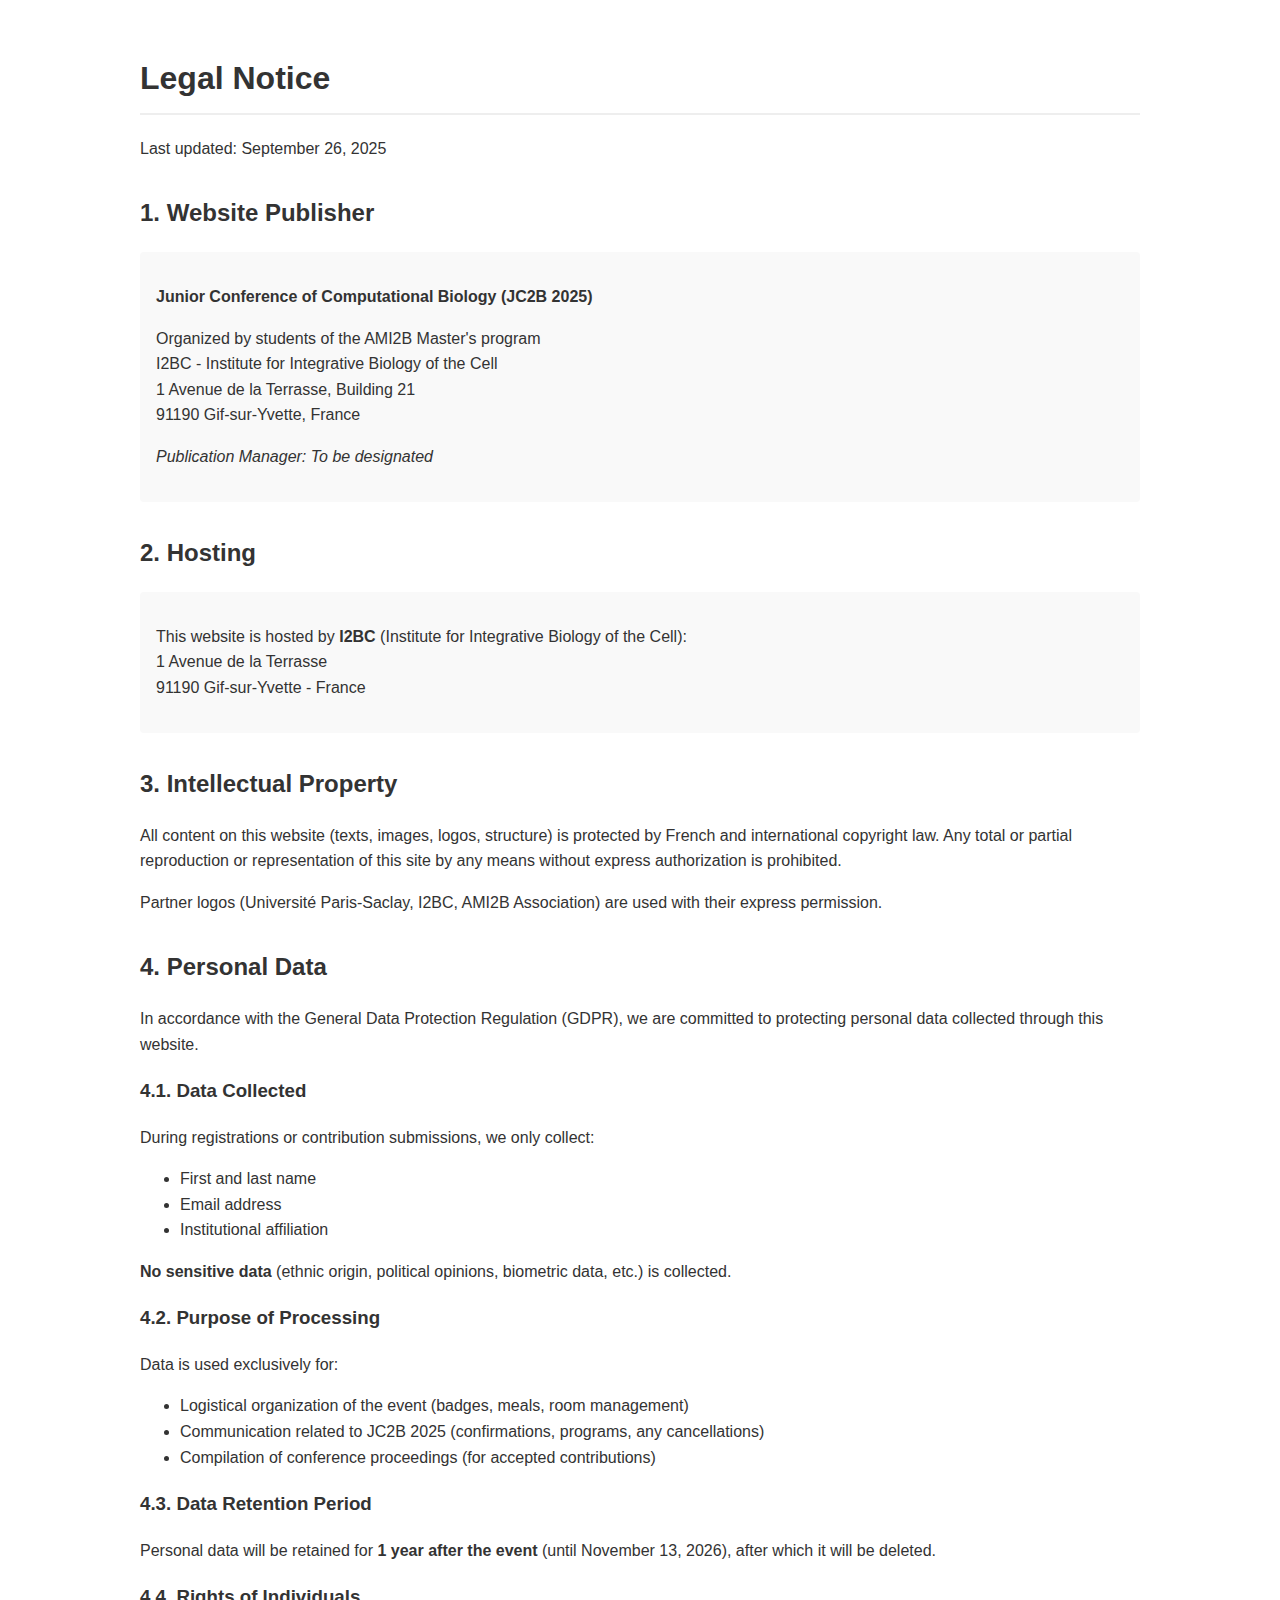
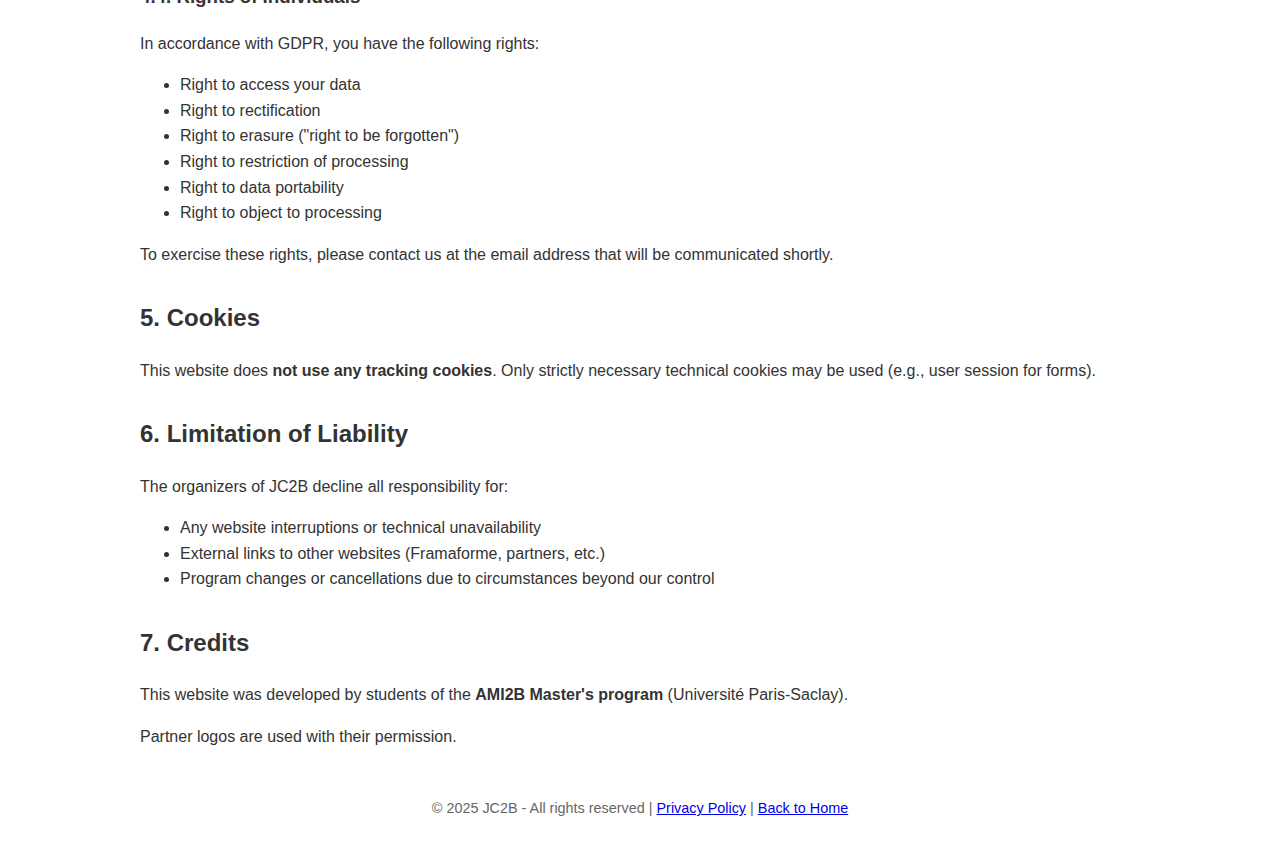
<file: pages/legal-notice.html>
<!DOCTYPE html>
<html lang="en">
<head>
    <meta charset="UTF-8">
    <meta name="viewport" content="width=device-width, initial-scale=1.0">
    <title>Legal Notice - JC2B 2025</title>
    <style>
        body {
            font-family: Arial, sans-serif;
            line-height: 1.6;
            color: #333;
            max-width: 1000px;
            margin: 0 auto;
            padding: 2rem;
        }
        h1, h2 {
            color: var(--primary-color);
        }
        h1 {
            border-bottom: 2px solid #eee;
            padding-bottom: 0.5rem;
        }
        h2 {
            margin-top: 2rem;
        }
        .contact-info {
            background-color: #f9f9f9;
            padding: 1rem;
            border-radius: 4px;
            margin: 1rem 0;
        }
        footer {
            margin-top: 3rem;
            text-align: center;
            font-size: 0.9rem;
            color: #666;
        }
    </style>
</head>
<body>
    <header>
        <h1>Legal Notice</h1>
        <p>Last updated: September 26, 2025</p>
    </header>
    <main>
        <section>
            <h2>1. Website Publisher</h2>
            <div class="contact-info">
                <p><strong>Junior Conference of Computational Biology (JC2B 2025)</strong></p>
                <p>
                    Organized by students of the AMI2B Master's program<br>
                    I2BC - Institute for Integrative Biology of the Cell<br>
                    1 Avenue de la Terrasse, Building 21<br>
                    91190 Gif-sur-Yvette, France
                </p>
                <p><em>Publication Manager: To be designated</em></p>
            </div>
        </section>
        <section>
            <h2>2. Hosting</h2>
            <div class="contact-info">
                <p>
                    This website is hosted by <strong>I2BC</strong> (Institute for Integrative Biology of the Cell):<br>
                    1 Avenue de la Terrasse<br>
                    91190 Gif-sur-Yvette - France
                </p>
            </div>
        </section>
        <section>
            <h2>3. Intellectual Property</h2>
            <p>
                All content on this website (texts, images, logos, structure) is protected by French and international copyright law.
                Any total or partial reproduction or representation of this site by any means without express authorization is prohibited.
            </p>
            <p>
                Partner logos (Université Paris-Saclay, I2BC, AMI2B Association) are used with their express permission.
            </p>
        </section>
        <section>
            <h2>4. Personal Data</h2>
            <p>
                In accordance with the General Data Protection Regulation (GDPR), we are committed to protecting personal data collected through this website.
            </p>
            <h3>4.1. Data Collected</h3>
            <p>
                During registrations or contribution submissions, we only collect:
            </p>
            <ul>
                <li>First and last name</li>
                <li>Email address</li>
                <li>Institutional affiliation</li>
            </ul>
            <p>
                <strong>No sensitive data</strong> (ethnic origin, political opinions, biometric data, etc.) is collected.
            </p>
            <h3>4.2. Purpose of Processing</h3>
            <p>
                Data is used exclusively for:
            </p>
            <ul>
                <li>Logistical organization of the event (badges, meals, room management)</li>
                <li>Communication related to JC2B 2025 (confirmations, programs, any cancellations)</li>
                <li>Compilation of conference proceedings (for accepted contributions)</li>
            </ul>
            <h3>4.3. Data Retention Period</h3>
            <p>
                Personal data will be retained for <strong>1 year after the event</strong> (until November 13, 2026), after which it will be deleted.
            </p>
            <h3>4.4. Rights of Individuals</h3>
            <p>
                In accordance with GDPR, you have the following rights:
            </p>
            <ul>
                <li>Right to access your data</li>
                <li>Right to rectification</li>
                <li>Right to erasure ("right to be forgotten")</li>
                <li>Right to restriction of processing</li>
                <li>Right to data portability</li>
                <li>Right to object to processing</li>
            </ul>
            <p>
                To exercise these rights, please contact us at the email address that will be communicated shortly.
            </p>
        </section>
        <section>
            <h2>5. Cookies</h2>
            <p>
                This website does <strong>not use any tracking cookies</strong>. Only strictly necessary technical cookies may be used (e.g., user session for forms).
            </p>
        </section>
        <section>
            <h2>6. Limitation of Liability</h2>
            <p>
                The organizers of JC2B decline all responsibility for:
            </p>
            <ul>
                <li>Any website interruptions or technical unavailability</li>
                <li>External links to other websites (Framaforme, partners, etc.)</li>
                <li>Program changes or cancellations due to circumstances beyond our control</li>
            </ul>
        </section>
        <section>
            <h2>7. Credits</h2>
            <p>
                This website was developed by students of the <strong>AMI2B Master's program</strong> (Université Paris-Saclay).
            </p>
            <p>
                Partner logos are used with their permission.
            </p>
        </section>
    </main>
    <footer>
        <p>© 2025 JC2B - All rights reserved | <a href="/pages/privacy-policy.html">Privacy Policy</a> | <a href="/pages/index.html">Back to Home</a></p>
    </footer>
</body>
</html>
</file>
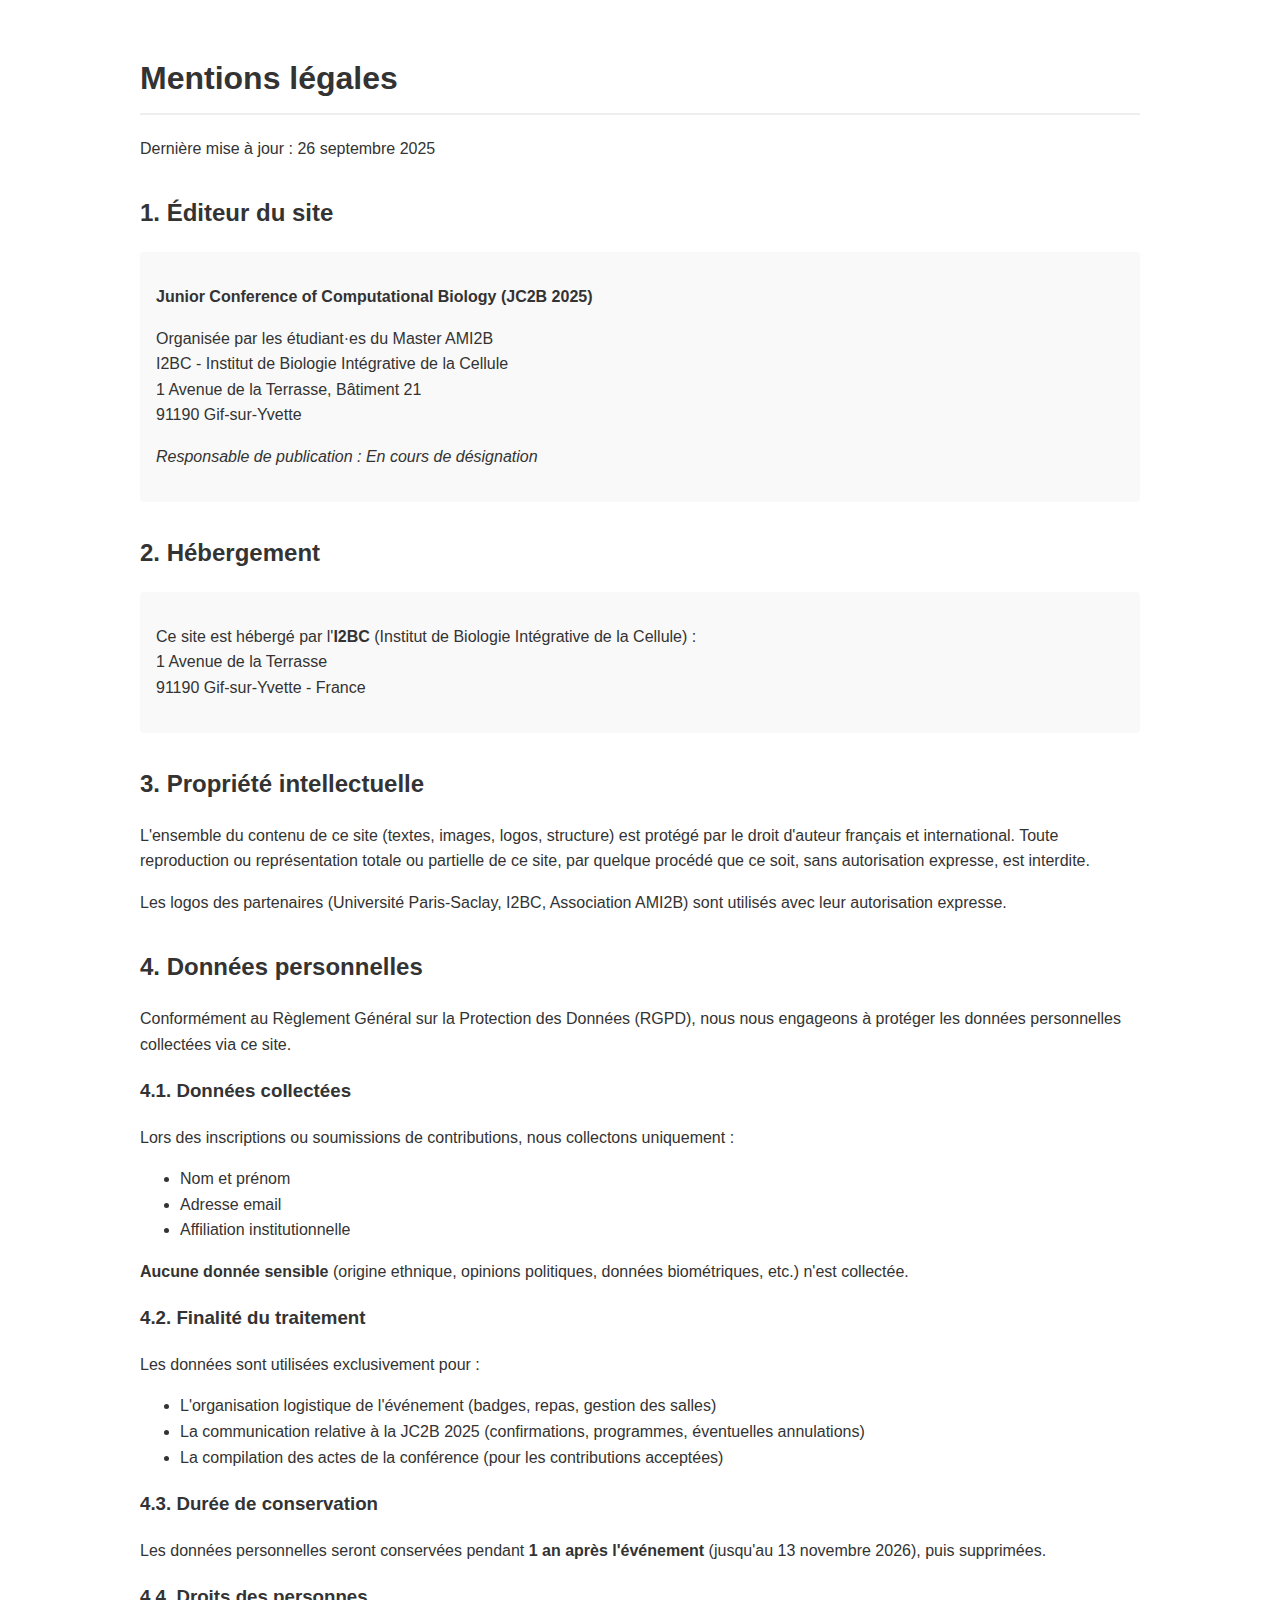
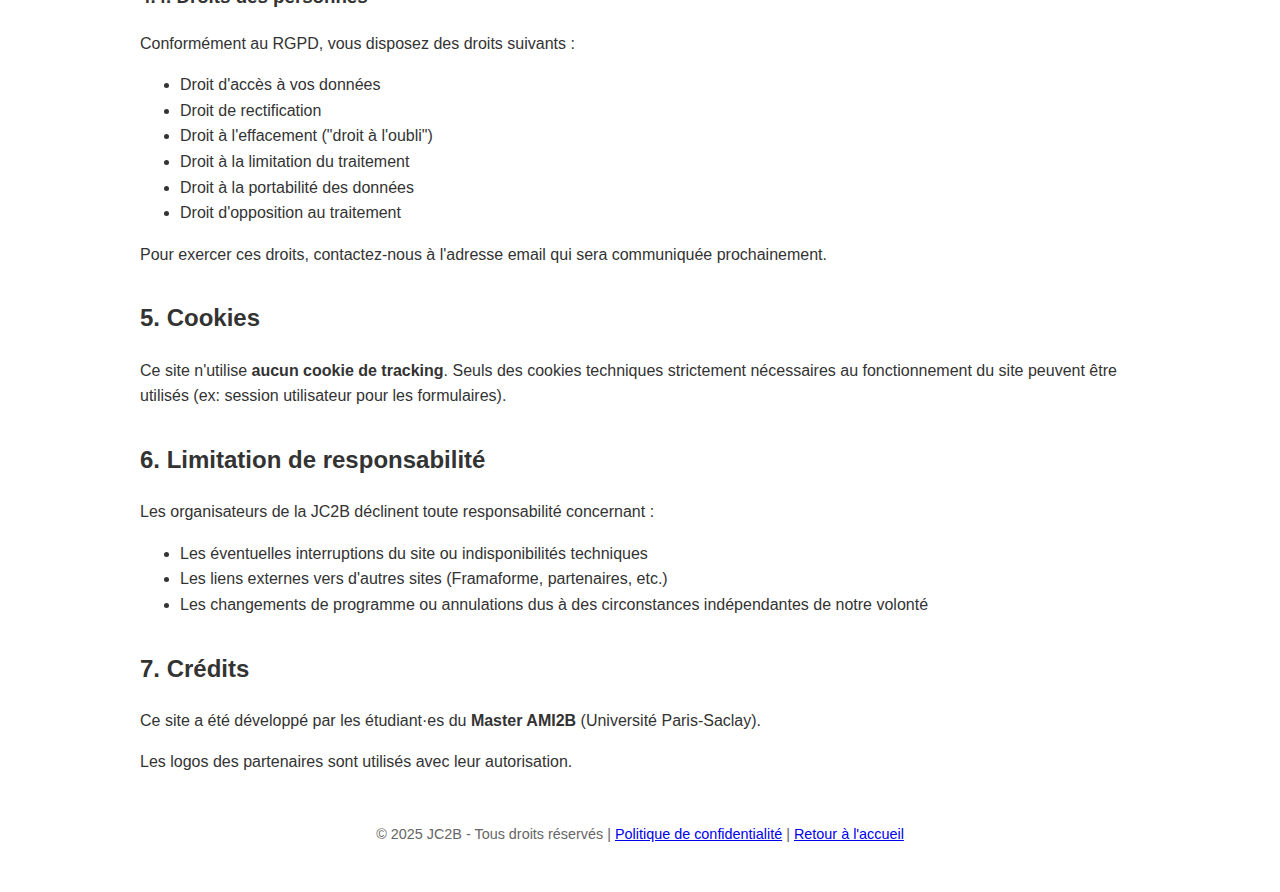
<file: pages/mentions-legales.html>
<!DOCTYPE html>
<html lang="fr">
<head>
    <meta charset="UTF-8">
    <meta name="viewport" content="width=device-width, initial-scale=1.0">
    <title>Mentions légales - JC2B 2025</title>
    <style>
        body {
            font-family: Arial, sans-serif;
            line-height: 1.6;
            color: #333;
            max-width: 1000px;
            margin: 0 auto;
            padding: 2rem;
        }
        h1, h2 {
            color: var(--primary-color);
        }
        h1 {
            border-bottom: 2px solid #eee;
            padding-bottom: 0.5rem;
        }
        h2 {
            margin-top: 2rem;
        }
        .contact-info {
            background-color: #f9f9f9;
            padding: 1rem;
            border-radius: 4px;
            margin: 1rem 0;
        }
        footer {
            margin-top: 3rem;
            text-align: center;
            font-size: 0.9rem;
            color: #666;
        }
    </style>
</head>
<body>
    <header>
        <h1>Mentions légales</h1>
        <p>Dernière mise à jour : 26 septembre 2025</p>
    </header>

    <main>
        <section>
            <h2>1. Éditeur du site</h2>
            <div class="contact-info">
                <p><strong>Junior Conference of Computational Biology (JC2B 2025)</strong></p>
                <p>
                    Organisée par les étudiant·es du Master AMI2B<br>
                    I2BC - Institut de Biologie Intégrative de la Cellule<br>
                    1 Avenue de la Terrasse, Bâtiment 21<br>
                    91190 Gif-sur-Yvette
                </p>
                <p><em>Responsable de publication : En cours de désignation</em></p>
            </div>
        </section>

        <section>
            <h2>2. Hébergement</h2>
            <div class="contact-info">
                <p>
                    Ce site est hébergé par l'<strong>I2BC</strong> (Institut de Biologie Intégrative de la Cellule) :<br>
                    1 Avenue de la Terrasse<br>
                    91190 Gif-sur-Yvette - France
                </p>
            </div>
        </section>

        <section>
            <h2>3. Propriété intellectuelle</h2>
            <p>
                L'ensemble du contenu de ce site (textes, images, logos, structure) est protégé par le droit d'auteur français et international.
                Toute reproduction ou représentation totale ou partielle de ce site, par quelque procédé que ce soit, sans autorisation expresse, est interdite.
            </p>
            <p>
                Les logos des partenaires (Université Paris-Saclay, I2BC, Association AMI2B) sont utilisés avec leur autorisation expresse.
            </p>
        </section>

        <section>
            <h2>4. Données personnelles</h2>
            <p>
                Conformément au Règlement Général sur la Protection des Données (RGPD), nous nous engageons à protéger les données personnelles collectées via ce site.
            </p>

            <h3>4.1. Données collectées</h3>
            <p>
                Lors des inscriptions ou soumissions de contributions, nous collectons uniquement :
            </p>
            <ul>
                <li>Nom et prénom</li>
                <li>Adresse email</li>
                <li>Affiliation institutionnelle</li>
            </ul>
            <p>
                <strong>Aucune donnée sensible</strong> (origine ethnique, opinions politiques, données biométriques, etc.) n'est collectée.
            </p>

            <h3>4.2. Finalité du traitement</h3>
            <p>
                Les données sont utilisées exclusivement pour :
            </p>
            <ul>
                <li>L'organisation logistique de l'événement (badges, repas, gestion des salles)</li>
                <li>La communication relative à la JC2B 2025 (confirmations, programmes, éventuelles annulations)</li>
                <li>La compilation des actes de la conférence (pour les contributions acceptées)</li>
            </ul>

            <h3>4.3. Durée de conservation</h3>
            <p>
                Les données personnelles seront conservées pendant <strong>1 an après l'événement</strong> (jusqu'au 13 novembre 2026), puis supprimées.
            </p>

            <h3>4.4. Droits des personnes</h3>
            <p>
                Conformément au RGPD, vous disposez des droits suivants :
            </p>
            <ul>
                <li>Droit d'accès à vos données</li>
                <li>Droit de rectification</li>
                <li>Droit à l'effacement ("droit à l'oubli")</li>
                <li>Droit à la limitation du traitement</li>
                <li>Droit à la portabilité des données</li>
                <li>Droit d'opposition au traitement</li>
            </ul>
            <p>
                Pour exercer ces droits, contactez-nous à l'adresse email qui sera communiquée prochainement.
            </p>
        </section>

        <section>
            <h2>5. Cookies</h2>
            <p>
                Ce site n'utilise <strong>aucun cookie de tracking</strong>. Seuls des cookies techniques strictement nécessaires au fonctionnement du site peuvent être utilisés (ex: session utilisateur pour les formulaires).
            </p>
        </section>

        <section>
            <h2>6. Limitation de responsabilité</h2>
            <p>
                Les organisateurs de la JC2B déclinent toute responsabilité concernant :
            </p>
            <ul>
                <li>Les éventuelles interruptions du site ou indisponibilités techniques</li>
                <li>Les liens externes vers d'autres sites (Framaforme, partenaires, etc.)</li>
                <li>Les changements de programme ou annulations dus à des circonstances indépendantes de notre volonté</li>
            </ul>
        </section>

        <section>
            <h2>7. Crédits</h2>
            <p>
                Ce site a été développé par les étudiant·es du <strong>Master AMI2B</strong> (Université Paris-Saclay).
            </p>
            <p>
                Les logos des partenaires sont utilisés avec leur autorisation.
            </p>
        </section>
    </main>

    <footer>
        <p>© 2025 JC2B - Tous droits réservés | <a href="/pages/politique-confidentialite.html">Politique de confidentialité</a> | <a href="/pages/index_fr.html">Retour à l'accueil</a></p>
    </footer>
</body>
</html>
</file>
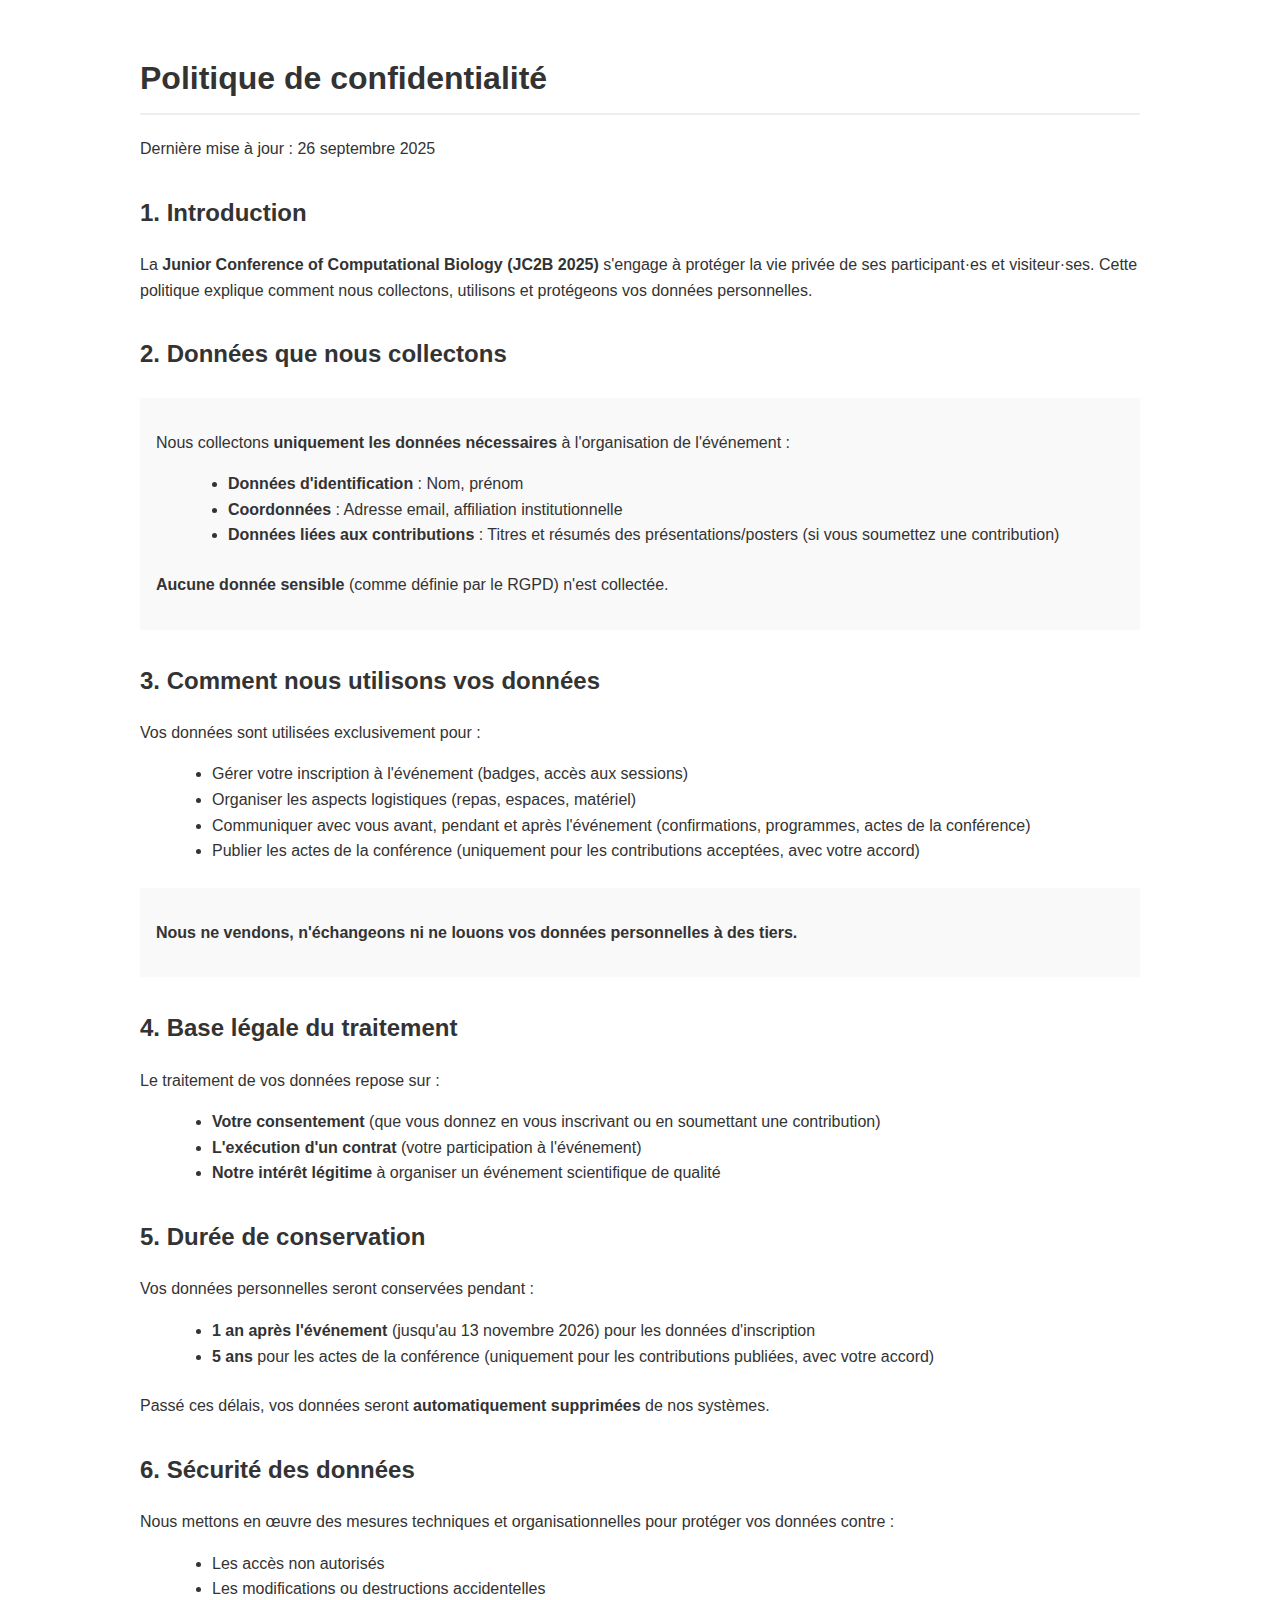
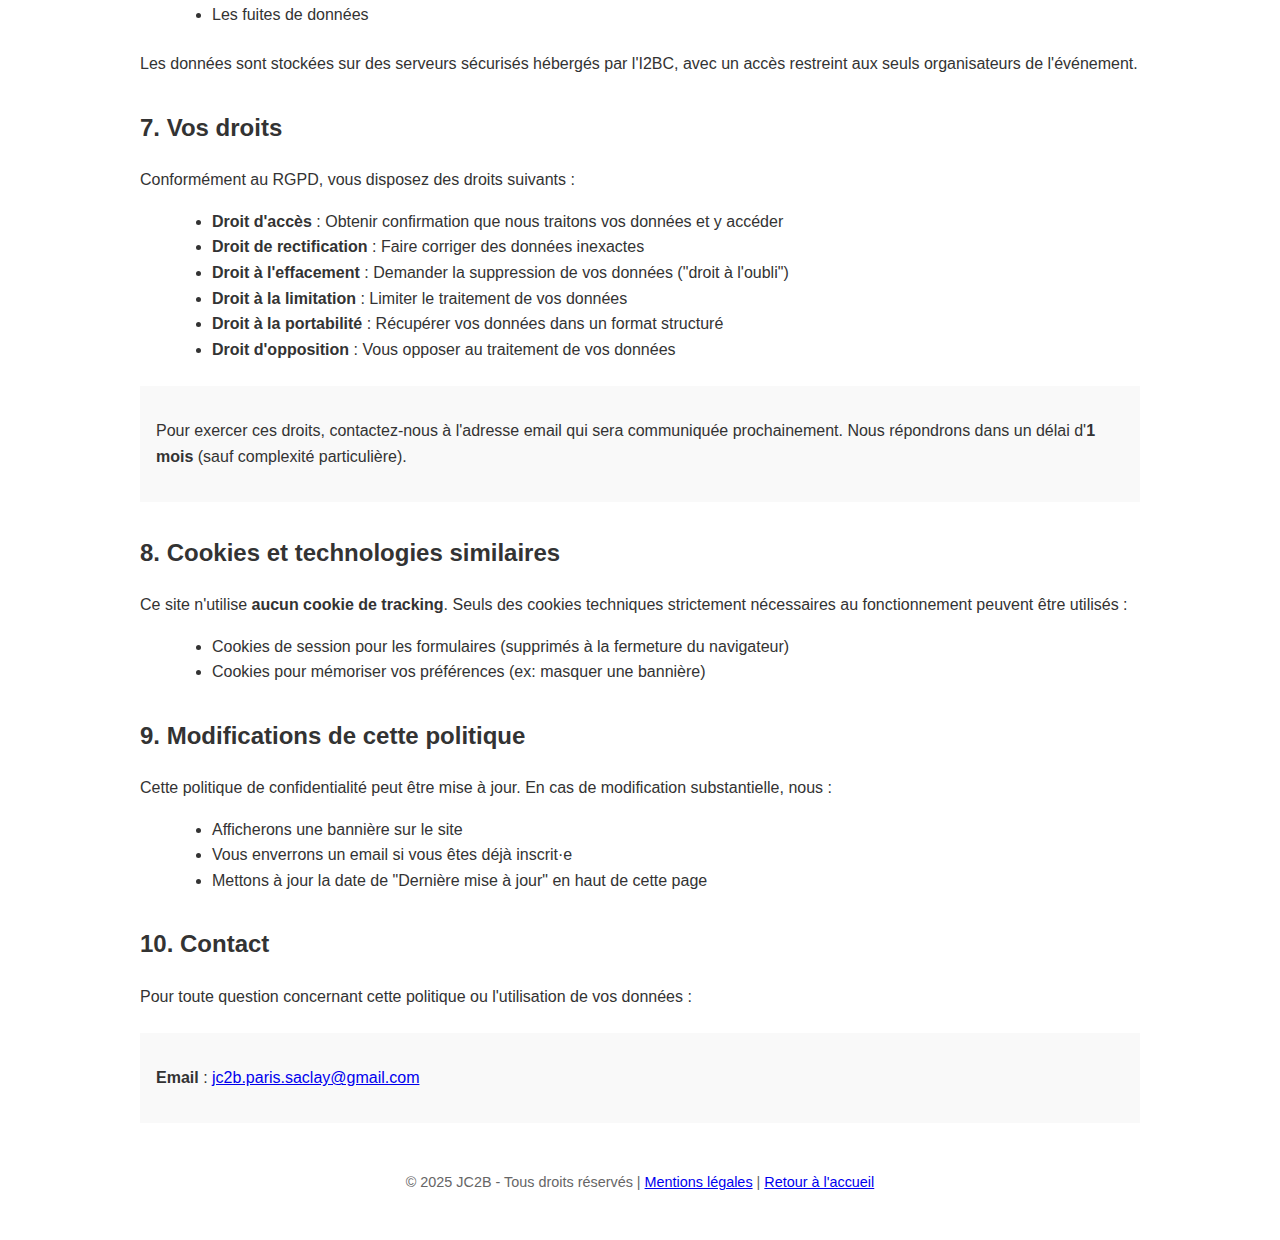
<file: pages/politique-confidentialite.html>
<!DOCTYPE html>
<html lang="fr">
<head>
    <meta charset="UTF-8">
    <meta name="viewport" content="width=device-width, initial-scale=1.0">
    <title>Politique de confidentialité - JC2B 2025</title>
    <style>
        body {
            font-family: Arial, sans-serif;
            line-height: 1.6;
            color: #333;
            max-width: 1000px;
            margin: 0 auto;
            padding: 2rem;
        }
        h1, h2, h3 {
            color: var(--primary-color);
        }
        h1 {
            border-bottom: 2px solid #eee;
            padding-bottom: 0.5rem;
        }
        h2 {
            margin-top: 2rem;
        }
        .highlight {
            background-color: #f9f9f9;
            padding: 1rem;
            border-left: 4px solid var(--primary-color);
            margin: 1.5rem 0;
        }
        ul {
            margin: 1rem 0 1.5rem 2rem;
        }
        footer {
            margin-top: 3rem;
            text-align: center;
            font-size: 0.9rem;
            color: #666;
        }
    </style>
</head>
<body>
    <header>
        <h1>Politique de confidentialité</h1>
        <p>Dernière mise à jour : 26 septembre 2025</p>
    </header>

    <main>
        <section>
            <h2>1. Introduction</h2>
            <p>
                La <strong>Junior Conference of Computational Biology (JC2B 2025)</strong> s'engage à protéger la vie privée de ses participant·es et visiteur·ses.
                Cette politique explique comment nous collectons, utilisons et protégeons vos données personnelles.
            </p>
        </section>

        <section>
            <h2>2. Données que nous collectons</h2>
            <div class="highlight">
                <p>
                    Nous collectons <strong>uniquement les données nécessaires</strong> à l'organisation de l'événement :
                </p>
                <ul>
                    <li><strong>Données d'identification</strong> : Nom, prénom</li>
                    <li><strong>Coordonnées</strong> : Adresse email, affiliation institutionnelle</li>
                    <li><strong>Données liées aux contributions</strong> : Titres et résumés des présentations/posters (si vous soumettez une contribution)</li>
                </ul>
                <p>
                    <strong>Aucune donnée sensible</strong> (comme définie par le RGPD) n'est collectée.
                </p>
            </div>
        </section>

        <section>
            <h2>3. Comment nous utilisons vos données</h2>
            <p>
                Vos données sont utilisées exclusivement pour :
            </p>
            <ul>
                <li>Gérer votre inscription à l'événement (badges, accès aux sessions)</li>
                <li>Organiser les aspects logistiques (repas, espaces, matériel)</li>
                <li>Communiquer avec vous avant, pendant et après l'événement (confirmations, programmes, actes de la conférence)</li>
                <li>Publier les actes de la conférence (uniquement pour les contributions acceptées, avec votre accord)</li>
            </ul>
            <div class="highlight">
                <p>
                    <strong>Nous ne vendons, n'échangeons ni ne louons vos données personnelles à des tiers.</strong>
                </p>
            </div>
        </section>

        <section>
            <h2>4. Base légale du traitement</h2>
            <p>
                Le traitement de vos données repose sur :
            </p>
            <ul>
                <li><strong>Votre consentement</strong> (que vous donnez en vous inscrivant ou en soumettant une contribution)</li>
                <li><strong>L'exécution d'un contrat</strong> (votre participation à l'événement)</li>
                <li><strong>Notre intérêt légitime</strong> à organiser un événement scientifique de qualité</li>
            </ul>
        </section>

        <section>
            <h2>5. Durée de conservation</h2>
            <p>
                Vos données personnelles seront conservées pendant :
            </p>
            <ul>
                <li><strong>1 an après l'événement</strong> (jusqu'au 13 novembre 2026) pour les données d'inscription</li>
                <li><strong>5 ans</strong> pour les actes de la conférence (uniquement pour les contributions publiées, avec votre accord)</li>
            </ul>
            <p>
                Passé ces délais, vos données seront <strong>automatiquement supprimées</strong> de nos systèmes.
            </p>
        </section>

        <section>
            <h2>6. Sécurité des données</h2>
            <p>
                Nous mettons en œuvre des mesures techniques et organisationnelles pour protéger vos données contre :
            </p>
            <ul>
                <li>Les accès non autorisés</li>
                <li>Les modifications ou destructions accidentelles</li>
                <li>Les fuites de données</li>
            </ul>
            <p>
                Les données sont stockées sur des serveurs sécurisés hébergés par l'I2BC, avec un accès restreint aux seuls organisateurs de l'événement.
            </p>
        </section>

        <section>
            <h2>7. Vos droits</h2>
            <p>
                Conformément au RGPD, vous disposez des droits suivants :
            </p>
            <ul>
                <li><strong>Droit d'accès</strong> : Obtenir confirmation que nous traitons vos données et y accéder</li>
                <li><strong>Droit de rectification</strong> : Faire corriger des données inexactes</li>
                <li><strong>Droit à l'effacement</strong> : Demander la suppression de vos données ("droit à l'oubli")</li>
                <li><strong>Droit à la limitation</strong> : Limiter le traitement de vos données</li>
                <li><strong>Droit à la portabilité</strong> : Récupérer vos données dans un format structuré</li>
                <li><strong>Droit d'opposition</strong> : Vous opposer au traitement de vos données</li>
            </ul>
            <div class="highlight">
                <p>
                    Pour exercer ces droits, contactez-nous à l'adresse email qui sera communiquée prochainement.
                    Nous répondrons dans un délai d'<strong>1 mois</strong> (sauf complexité particulière).
                </p>
            </div>
        </section>

        <section>
            <h2>8. Cookies et technologies similaires</h2>
            <p>
                Ce site n'utilise <strong>aucun cookie de tracking</strong>. Seuls des cookies techniques strictement nécessaires au fonctionnement peuvent être utilisés :
            </p>
            <ul>
                <li>Cookies de session pour les formulaires (supprimés à la fermeture du navigateur)</li>
                <li>Cookies pour mémoriser vos préférences (ex: masquer une bannière)</li>
            </ul>
        </section>

        <section>
            <h2>9. Modifications de cette politique</h2>
            <p>
                Cette politique de confidentialité peut être mise à jour. En cas de modification substantielle, nous :
            </p>
            <ul>
                <li>Afficherons une bannière sur le site</li>
                <li>Vous enverrons un email si vous êtes déjà inscrit·e</li>
                <li>Mettons à jour la date de "Dernière mise à jour" en haut de cette page</li>
            </ul>
        </section>

        <section>
            <h2>10. Contact</h2>
            <p>
                Pour toute question concernant cette politique ou l'utilisation de vos données :
            </p>
            <div class="highlight">
                <p>
                    <strong>Email</strong> : <a href="mailto:jc2b.paris.saclay@gmail.com">
                        jc2b.paris.saclay@gmail.com
                    </a>
                </p>
            </div>
        </section>
    </main>

    <footer>
        <p>© 2025 JC2B - Tous droits réservés | <a href="/pages/mentions-legales">Mentions légales</a> | <a href="/pages/index_fr.html">Retour à l'accueil</a></p>
    </footer>
</body>
</html>
</file>
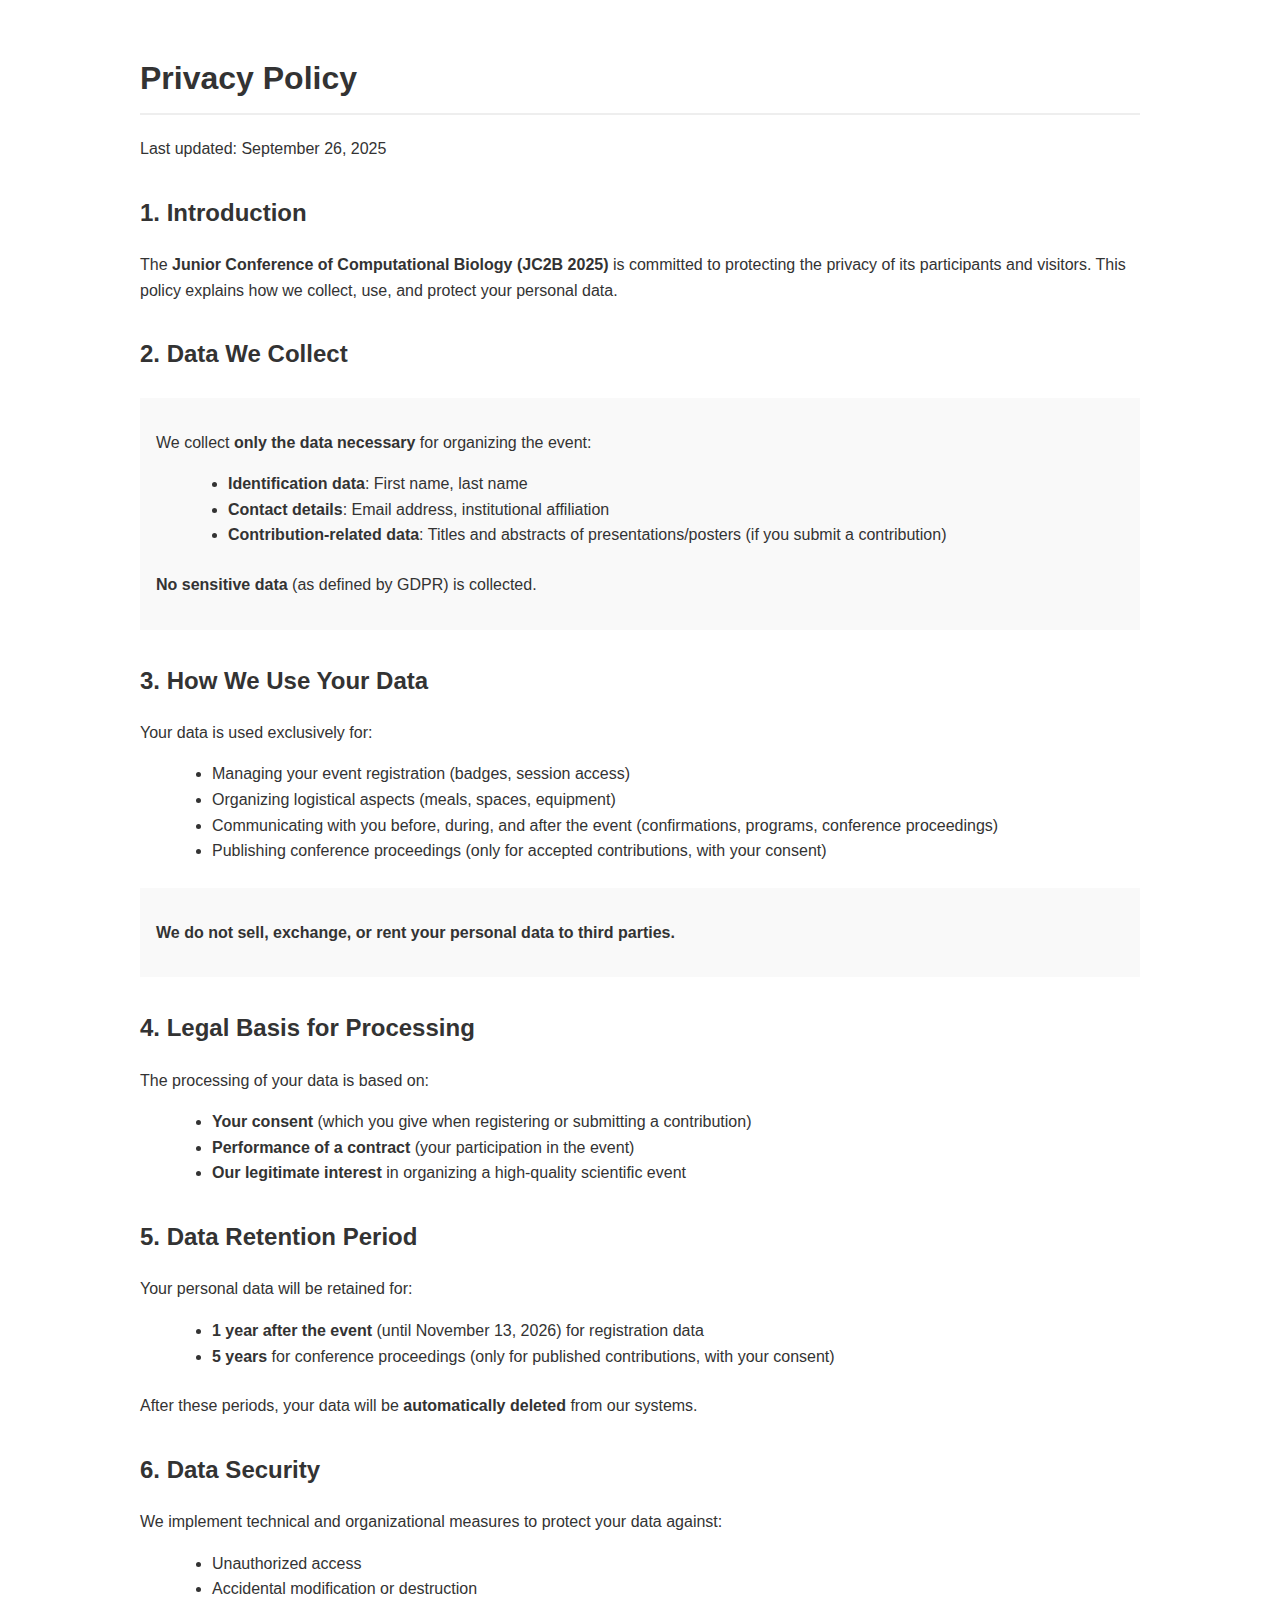
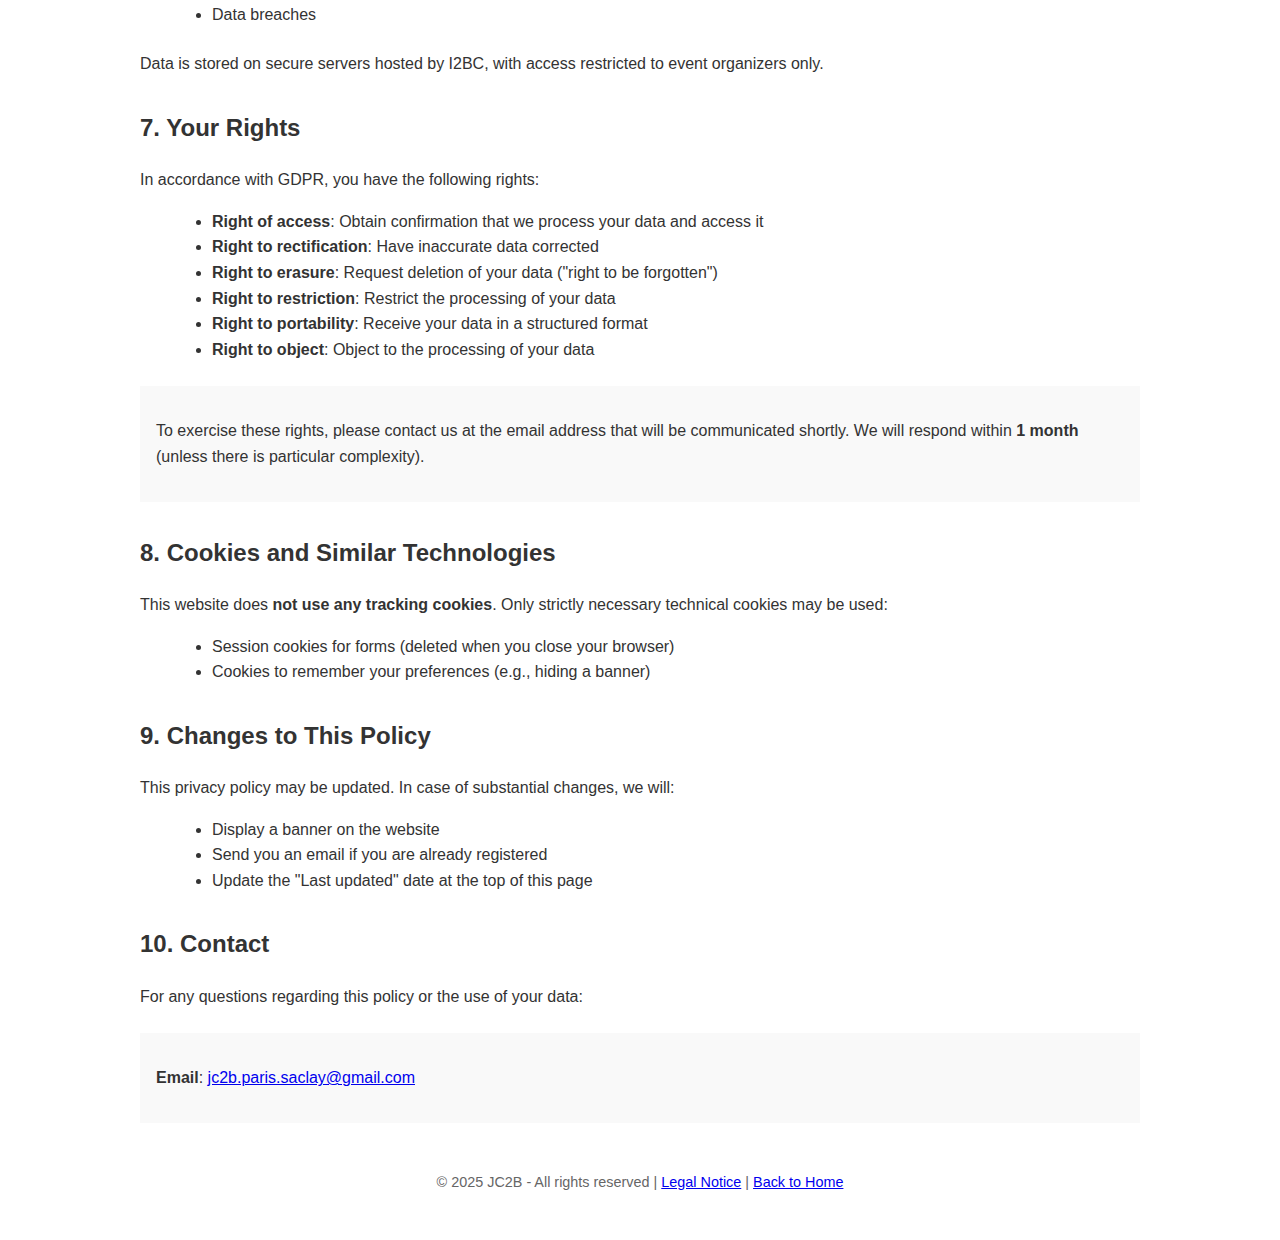
<file: pages/privacy-policy.html>
<!DOCTYPE html>
<html lang="en">
<head>
    <meta charset="UTF-8">
    <meta name="viewport" content="width=device-width, initial-scale=1.0">
    <title>Privacy Policy - JC2B 2025</title>
    <style>
        body {
            font-family: Arial, sans-serif;
            line-height: 1.6;
            color: #333;
            max-width: 1000px;
            margin: 0 auto;
            padding: 2rem;
        }
        h1, h2, h3 {
            color: var(--primary-color);
        }
        h1 {
            border-bottom: 2px solid #eee;
            padding-bottom: 0.5rem;
        }
        h2 {
            margin-top: 2rem;
        }
        .highlight {
            background-color: #f9f9f9;
            padding: 1rem;
            border-left: 4px solid var(--primary-color);
            margin: 1.5rem 0;
        }
        ul {
            margin: 1rem 0 1.5rem 2rem;
        }
        footer {
            margin-top: 3rem;
            text-align: center;
            font-size: 0.9rem;
            color: #666;
        }
    </style>
</head>
<body>
    <header>
        <h1>Privacy Policy</h1>
        <p>Last updated: September 26, 2025</p>
    </header>
    <main>
        <section>
            <h2>1. Introduction</h2>
            <p>
                The <strong>Junior Conference of Computational Biology (JC2B 2025)</strong> is committed to protecting the privacy of its participants and visitors.
                This policy explains how we collect, use, and protect your personal data.
            </p>
        </section>
        <section>
            <h2>2. Data We Collect</h2>
            <div class="highlight">
                <p>
                    We collect <strong>only the data necessary</strong> for organizing the event:
                </p>
                <ul>
                    <li><strong>Identification data</strong>: First name, last name</li>
                    <li><strong>Contact details</strong>: Email address, institutional affiliation</li>
                    <li><strong>Contribution-related data</strong>: Titles and abstracts of presentations/posters (if you submit a contribution)</li>
                </ul>
                <p>
                    <strong>No sensitive data</strong> (as defined by GDPR) is collected.
                </p>
            </div>
        </section>
        <section>
            <h2>3. How We Use Your Data</h2>
            <p>
                Your data is used exclusively for:
            </p>
            <ul>
                <li>Managing your event registration (badges, session access)</li>
                <li>Organizing logistical aspects (meals, spaces, equipment)</li>
                <li>Communicating with you before, during, and after the event (confirmations, programs, conference proceedings)</li>
                <li>Publishing conference proceedings (only for accepted contributions, with your consent)</li>
            </ul>
            <div class="highlight">
                <p>
                    <strong>We do not sell, exchange, or rent your personal data to third parties.</strong>
                </p>
            </div>
        </section>
        <section>
            <h2>4. Legal Basis for Processing</h2>
            <p>
                The processing of your data is based on:
            </p>
            <ul>
                <li><strong>Your consent</strong> (which you give when registering or submitting a contribution)</li>
                <li><strong>Performance of a contract</strong> (your participation in the event)</li>
                <li><strong>Our legitimate interest</strong> in organizing a high-quality scientific event</li>
            </ul>
        </section>
        <section>
            <h2>5. Data Retention Period</h2>
            <p>
                Your personal data will be retained for:
            </p>
            <ul>
                <li><strong>1 year after the event</strong> (until November 13, 2026) for registration data</li>
                <li><strong>5 years</strong> for conference proceedings (only for published contributions, with your consent)</li>
            </ul>
            <p>
                After these periods, your data will be <strong>automatically deleted</strong> from our systems.
            </p>
        </section>
        <section>
            <h2>6. Data Security</h2>
            <p>
                We implement technical and organizational measures to protect your data against:
            </p>
            <ul>
                <li>Unauthorized access</li>
                <li>Accidental modification or destruction</li>
                <li>Data breaches</li>
            </ul>
            <p>
                Data is stored on secure servers hosted by I2BC, with access restricted to event organizers only.
            </p>
        </section>
        <section>
            <h2>7. Your Rights</h2>
            <p>
                In accordance with GDPR, you have the following rights:
            </p>
            <ul>
                <li><strong>Right of access</strong>: Obtain confirmation that we process your data and access it</li>
                <li><strong>Right to rectification</strong>: Have inaccurate data corrected</li>
                <li><strong>Right to erasure</strong>: Request deletion of your data ("right to be forgotten")</li>
                <li><strong>Right to restriction</strong>: Restrict the processing of your data</li>
                <li><strong>Right to portability</strong>: Receive your data in a structured format</li>
                <li><strong>Right to object</strong>: Object to the processing of your data</li>
            </ul>
            <div class="highlight">
                <p>
                    To exercise these rights, please contact us at the email address that will be communicated shortly.
                    We will respond within <strong>1 month</strong> (unless there is particular complexity).
                </p>
            </div>
        </section>
        <section>
            <h2>8. Cookies and Similar Technologies</h2>
            <p>
                This website does <strong>not use any tracking cookies</strong>. Only strictly necessary technical cookies may be used:
            </p>
            <ul>
                <li>Session cookies for forms (deleted when you close your browser)</li>
                <li>Cookies to remember your preferences (e.g., hiding a banner)</li>
            </ul>
        </section>
        <section>
            <h2>9. Changes to This Policy</h2>
            <p>
                This privacy policy may be updated. In case of substantial changes, we will:
            </p>
            <ul>
                <li>Display a banner on the website</li>
                <li>Send you an email if you are already registered</li>
                <li>Update the "Last updated" date at the top of this page</li>
            </ul>
        </section>
        <section>
            <h2>10. Contact</h2>
            <p>
                For any questions regarding this policy or the use of your data:
            </p>
            <div class="highlight">
                <p>
                    <strong>Email</strong>: <a href="mailto:jc2b.paris.saclay@gmail.com">
                        jc2b.paris.saclay@gmail.com
                    </a>
                </p>
            </div>
        </section>
    </main>
    <footer>
        <p>© 2025 JC2B - All rights reserved | <a href="/pages/legal-notice.html">Legal Notice</a> | <a href="/pages/index.html">Back to Home</a></p>
    </footer>
</body>
</html>
</file>
<file: assets/css/main.css>
/* ======================   VARIABLES ET RÉINITIALISATION   ====================== */
:root {
    --primary-color: #1A417E;
    --secondary-color: #62CEE6;
    --text-color: #1A417E;
    --light-bg: #fff;
    --dark-bg: #1A417E;
    --border-color: #dddddd;
    --success-color: #28a745;
    --warning-color: #ffc107;
    --danger-color: #dc3545;
}

* {
    margin: 0;
    padding: 0;
    box-sizing: border-box;
}

body {
    font-family: 'Segoe UI', Tahoma, Geneva, Verdana, sans-serif;
    color: var(--text-color);
    line-height: 1.6;
    background-color: var(--light-bg);
}

.container {
    width: 100%;
    max-width: 1200px;
    margin: 0 auto;
    padding: 0 20px;
}

a {
    color: var(--secondary-color);
    text-decoration: none;
    transition: color 0.3s;
}

a:hover {
    color: var(--primary-color);
    text-decoration: underline;
}

ul {
    list-style: none;
    padding: 0;
    margin: 0;
}

img {
    max-width: 100%;
    height: auto;
}

main {
    padding-top: 120px;
}

section {
    padding: 2rem 0;
}

/* ======================
   EN-TÊTE ET NAVIGATION (version corrigée et isolée)
   ====================== */

.navbar {
    background-color: var(--dark-bg);
    padding: 1rem 0;
    position: fixed;
    top: 0;
    left: 0;
    width: 100%;
    z-index: 1000;
    box-shadow: 0 2px 5px rgba(0, 0, 0, 0.2);
}

.header-banner {
    /* Full-bleed banner: s' tend d'un bord   l'autre de la fen tre */
    width: 100vw; /* largeur de la fen tre */
    margin-left: calc(50% - 50vw); /* recentre l'élément quand il est dans un flux centré */
    overflow: hidden; /* emp che tout débordement si on souhaite couper */
    background: transparent;
}
.header-banner img {
    display: block;
    width: 100%; /* remplit la largeur du parent (100vw) */
    height: auto;
    max-width: none; /* supprime la contrainte précédente */
    object-fit: contain; /* conserve les proportions */
}

.navbar-flex {
    display: flex;
    align-items: center;
    justify-content: center;
    position: relative;
}

.navbar ul {
    display: flex;
    justify-content: center;
    flex-wrap: wrap;
    gap: 1rem;
    padding-right: 8rem; /* Espace pour le bouton de langue */
}

.navbar a {
    color: #fff;
    font-weight: 500;
    padding: 0.5rem 1rem;
    border-radius: 4px;
    transition: background-color 0.3s;
}

.navbar a:hover {
    background-color: var(--secondary-color);
    color: var(--primary-color);
    text-decoration: none;
}

.navbar a.nav-link-active {
    position: relative;
}

.navbar a.nav-link-active::after {
    content: "";
    display: block;
    position: absolute;
    left: 25%;
    right: 25%;
    bottom: 0.2em;
    height: 3px;
    background: #dc3545;
    border-radius: 2px;
}

.lang-switch {
    position: absolute;
    right: 0;
    top: 50%;
    transform: translateY(-50%);
    margin-right: 2.5rem;
    display: flex;
    align-items: center;
    z-index: 2;
}

/* ===== MENU BURGER ===== */
.burger-menu {
    display: none;
    position: fixed;
    left: 16px;
    top: 16px;
    z-index: 2000;
    width: 48px;
    height: 48px;
    background: var(--primary-color);
    border: none;
    border-radius: 12px;
    box-shadow: 0 2px 8px rgba(0,0,0,0.10);
    align-items: center;
    justify-content: center;
    cursor: pointer;
    transition: background 0.2s;
}

.burger-menu span,
.burger-menu span::before,
.burger-menu span::after {
    display: block;
    background: #fff;
    height: 4px;
    width: 28px;
    border-radius: 2px;
    position: absolute;
    transition: 0.3s;
    content: '';
}

.burger-menu span {
    position: relative;
}

.burger-menu span::before {
    content: '';
    position: absolute;
    top: -10px;
    left: 0;
    width: 28px;
}

.burger-menu span::after {
    content: '';
    position: absolute;
    top: 10px;
    left: 0;
    width: 28px;
}

.burger-menu.open span {
    background: transparent;
}

.burger-menu.open span::before {
    background: white !important;
    transform: translateY(10px) rotate(45deg);
    display: block !important;
}

.burger-menu.open span::after {
    background: white !important;
    transform: translateY(-10px) rotate(-45deg);
    display: block !important;
}

.mobile-nav {
    display: none;
    position: fixed;
    top: 0;
    left: 0;
    width: 100vw;
    height: 100vh;
    background: var(--dark-bg);
    z-index: 2000;
    flex-direction: column;
    align-items: center;
    justify-content: flex-start;
    gap: 2rem;
    transition: opacity 0.2s;
    overflow-y: auto;
    padding-top: 100px;
    padding-bottom: 40px;
}

.mobile-nav.open {
    display: flex;
}

.mobile-nav ul {
    flex-direction: column;
    gap: 2rem;
    display: flex;
    align-items: center;
}

.mobile-nav a {
    color: #fff;
    font-size: 1.3rem;
    padding: 0.7rem 1.5rem;
    border-radius: 8px;
    transition: background 0.2s, color 0.2s;
}

.mobile-nav a.nav-link-active::after {
    left: 20%;
    right: 20%;
    bottom: 0.1em;
}

.mobile-nav .lang-switch {
    position: static;
    margin: 2rem 0 0 0;
    transform: none;
    justify-content: center;
}

@media (max-width: 900px) {
    .navbar-flex {
        flex-direction: row;
    }
    .lang-switch {
        margin-right: 1rem;
    }
    .navbar ul {
        margin-right: 0;
    }
}

@media (max-width: 768px) {
    .navbar-flex {
        display: none;
    }
    .burger-menu {
        display: flex;
        position: fixed;
        left: 16px;
        top: 16px;
    }
    .mobile-nav {
        display: none;
    }
    main {
        padding-top: 90px;
    }
    .lang-switch {
        position: static;
        margin: 1rem 0 0 0;
        transform: none;
        justify-content: center;
    }
}

/* ======================   SECTIONS COMMUNES   ====================== */
section {
    padding: 3rem 0;
    border-bottom: 1px solid var(--border-color);
}

section h2 {
    color: var(--primary-color);
    margin-bottom: 1.5rem;
    font-size: 1.8rem;
    text-align: center;
}

.section-title {
    text-align: center;
    margin-bottom: 2rem;
}

/* ======================   SECTION "ABOUT" (HOME)   ====================== */
.about-content {
    margin-bottom: 2rem;
}

.about-content ul {
    margin: 1rem 0 1.5rem 2rem;
}

/* ======================   SECTION "PROGRAMME" (mis à jour)   ====================== */
.program-unavailable {
    font-size: 0.9rem;
    color: #666;
    margin: 1.5rem auto;
    max-width: 80%;
    text-align: center;
}

.program-unavailable-header {
    display: flex;
    align-items: center;
    justify-content: center;
    margin-bottom: 0rem;
}

.program-unavailable i {
    margin-right: 0.5rem;
}

.program-unavailable-message {
    margin: 0;
    font-style: italic;
}

.keynote-speakers {
    display: flex;
    justify-content: center;
    gap: 3rem;
    margin: 2rem auto;
    flex-wrap: wrap;
    max-width: 800px;
}

.speaker {
    text-align: center;
    max-width: 200px;
}

.speaker-image {
    width: 150px;
    height: 150px;
    margin: 0 auto 1rem;
    border-radius: 50%;
    overflow: hidden;
    border: 3px solid #ddd; /* Cercle gris clair */
    box-shadow: 0 4px 8px rgba(0, 0, 0, 0.1);
    transition: transform 0.3s, box-shadow 0.3s;
}

.speaker-image:hover {
    transform: scale(1.05);
    box-shadow: 0 6px 12px rgba(0, 0, 0, 0.15);
}

.speaker-image img {
    width: 100%;
    height: 100%;
    object-fit: cover;
    border-radius: 50%;
}

.speaker-name {
    font-size: 1.1rem;
    color: var(--primary-color);
    margin-bottom: 0.3rem;
}

.speaker-affiliation {
    font-size: 0.9rem;
    color: #666;
    font-style: italic;
}

/* Responsive : empile les images sur mobile */
@media (max-width: 768px) {
    .keynote-speakers {
        flex-direction: column;
        align-items: center;
        gap: 1.5rem;
    }
}


.program-timeline .program-break {
    font-style: italic;
    color: black;
    margin: 1.5rem 0;
    padding: 0.5rem;
    background-color: rgba(52, 219, 130, 0.1);
    border-radius: 4px;
    text-align: center;
    display: block;
    width: calc(100% + 5rem);
    margin-left: -5rem;
    padding-left: 5rem;
    box-sizing: border-box;
}

.program-timeline .program-special {
    font-style: italic;
    font-weight: bold;
    color: black;
    margin: 1.5rem 0;
    padding: 0.5rem 1rem;
    background-color: rgba(52, 152, 219, 0.1);
    border-radius: 4px;
    display: block;
    width: calc(100% + 5rem);
    margin-left: -5rem;
    padding-left: 5rem;
    box-sizing: border-box;
}

.program-timeline .program-session {
    color: black;
    margin: 1.5rem 0;
    padding: 0.5rem 1rem;
    background-color: rgba(219, 216, 52, 0.1);
    border-radius: 4px;
    display: block;
    width: calc(100% + 5rem);
    margin-left: -5rem;
    padding-left: 5rem;
    box-sizing: border-box;
}

.program-timeline {
    list-style: none;
    padding: 0;
    margin: 0;
}

.program-timeline li {
    margin-bottom: 0.7rem;
    padding-left: 5rem;
    position: relative;
}

.program-timeline strong {
    color: var(--dark-color);
}

/* ======================   SECTION "APPEL À CONTRIBUTIONS"   ====================== */
.contribution-types {
    display: grid;
    grid-template-columns: repeat(auto-fit, minmax(300px, 1fr));
    gap: 1.5rem;
    margin: 2rem 0;
}

.contribution-type {
    background-color: var(--light-bg);
    padding: 1.5rem;
    border-radius: 8px;
    text-align: center;
}

.contribution-type h3 {
    color: var(--primary-color);
    margin-bottom: 0.5rem;
}

.contribution-type i {
    color: var(--secondary-color);
    margin-right: 0.5rem;
}

.important-dates {
    margin: 2rem 0;
    overflow-x: auto;
}

.important-dates table {
    width: 100%;
    border-collapse: collapse;
    margin: 1rem 0;
}

.important-dates td {
    padding: 0.75rem;
    border-bottom: 1px solid var(--border-color);
}

.important-dates td:first-child {
    font-weight: bold;
    width: 60%;
}

.submission-link {
    text-align: center;
    margin: 2rem 0;
}

.btn {
    display: inline-block;
    background-color: var(--primary-color);
    color: #fff;
    padding: 0.75rem 1.5rem;
    border-radius: 4px;
    font-weight: bold;
    transition: background-color 0.3s;
}

.btn:hover {
    background-color: var(--secondary-color);
    color: var(--primary-color);
}

.btn i {
    margin-right: 0.5rem;
}

.note {
    font-size: 0.9rem;
    color: #666;
    margin-top: 0.5rem;
    margin-bottom: 2rem;
    display: flex;
    align-items: center;
    justify-content: center;
}

.note i {
    margin-right: 0.5rem;
}

/* ======================   SECTION "INSCRIPTIONS"   ====================== */
.registration-info ul {
    margin: 1rem 0 1.5rem 2rem;
}

.registration-faq {
    margin-top: 2rem;
    background-color: var(--light-bg);
    padding: 1.5rem;
    border-radius: 8px;
}

.registration-link {
    text-align: center;
    margin: 2rem 0;
}

.faq-item {
    margin-bottom: 1.5rem;
    padding-bottom: 1.5rem;
    border-bottom: 1px solid var(--border-color);
}

.faq-item:last-child {
    border-bottom: none;
    padding-bottom: 0;
    margin-bottom: 0;
}

.faq-item h4 {
    color: var(--primary-color);
    margin-bottom: 0.5rem;
    display: flex;
    align-items: center;
}

.faq-item h4 i {
    margin-right: 0.5rem;
    color: var(--secondary-color);
}

/* ======================   SECTION "ORGANISATION"   ====================== */
.committee-members {
    margin: 2rem 0;
    padding: 1.5rem;
    background-color: var(--light-bg);
    border-radius: 8px;
}

/* ======================   SECTION "CONTACT"   ====================== */
.contact-info {
    max-width: 600px;
    margin: 0 auto;
}

.contact-email {
    display: flex;
    align-items: center;
    justify-content: center;
    margin: 1.5rem 0;
    padding: 1rem;
    background-color: var(--light-bg);
    border-radius: 8px;
}

.contact-email i {
    font-size: 1.5rem;
    color: var(--primary-color);
    margin-right: 1rem;
}

.social-icons {
    display: flex;
    justify-content: center;
    gap: 1.5rem;
    margin-top: 1rem;
}

.social-icon {
    display: flex;
    flex-direction: column;
    align-items: center;
    padding: 1rem;
    border-radius: 8px;
    width: 100px;
    text-align: center;
    background-color: #f0f0f0;
    color: #aaa;
}

.social-icon i {
    font-size: 2rem;
    margin-bottom: 0.5rem;
}

.temporary-contact {
    background-color: #e7f3fe;
    padding: 1rem;
    border-radius: 4px;
    margin: 1.5rem 0;
}

.temporary-contact i {
    margin-right: 0.5rem;
    color: var(--primary-color);
}

/* ======================   SECTION "INFORMATIONS PRATIQUES"   ====================== */
.practical-info-content {
    margin: 0 auto;
    font-size: 1.1rem;
    line-height: 1.7;
}

.practical-info-content ul {
    margin: 1rem 0 1.5rem 2rem;
}

.practical-info-content li {
    margin-bottom: 0.7rem;
}

.map-container {
    text-align: center;
    width: 100%;
    max-width: 800px;
    margin: 1.5rem auto;
    border-radius: 8px;
    overflow: hidden;
}
.map-container iframe {
    border: none;
    border-radius: 8px;
}


/* ======================   PIED DE PAGE   ====================== */
.site-footer {
    background-color: var(--dark-bg);
    color: #fff;
    padding: 2rem 0 1rem;
}

.footer-content {
    display: grid;
    grid-template-columns: repeat(auto-fit, minmax(250px, 1fr));
    gap: 2rem;
    margin-bottom: 2rem;
}

.footer-section h3 {
    color: #fff;
    margin-bottom: 1rem;
    font-size: 1.2rem;
}

.footer-section p,
.footer-section li {
    margin-bottom: 0.5rem;
    line-height: 1.6;
}

.footer-section a {
    color: #62CEE6;
}

.footer-section a:hover {
    color: #fff;
}

.footer-partner-logos {
    display: flex;
    align-items: center;
    gap: 1rem;
    margin: 1rem auto;
}

.footer-partner-logos img {
    height: 115px;
    border-radius: 4%;
    transition: transform 0.3s ease;
}

.footer-partner-logos img:hover {
    transform: scale(1.4); /* Agrandit de 5% */
}

.logo-blanc {
    height: 50px !important;
    filter: brightness(0) invert(1);
}


/* Responsive : empile les images sur mobile */
@media (max-width: 768px) {
    .footer-partner-logos {
        flex-direction: column;
        align-items: center;
        gap: 1.5rem;
    }
}

.footer-legal {
    border-top: 1px solid rgba(255, 255, 255, 0.2);
    padding-top: 1rem;
    text-align: center;
    font-size: 0.9rem;
    color: #ccc;
}

.footer-links {
    list-style: none;
    padding: 0;
    display: flex;
    gap: 2rem;
    justify-content: center;
}

.footer-links li {
    display: inline-block;
}

/* ======================   RESPONSIVE DESIGN   ====================== */
@media (max-width: 768px) {
    .header-banner {
        width: 100%;
    }
    .header-banner img {
        width: 100%;
        height: auto;
        min-height: 180px; /* Remplace max-height par min-height */
        object-fit: contain; /* Conserve les proportions */
        background: white; /* Fond blanc pour les espaces vides */
    }
    .contribution-types {
        grid-template-columns: 1fr;
    }
    .navbar ul {
        flex-direction: column;
        align-items: center;
    }
    .navbar-flex {
        flex-direction: column;
        align-items: stretch;
    }
    .lang-switch {
        position: static;
        margin: 1rem 0 0 0;
        transform: none;
        justify-content: center;
    }
}

/* ======================   SWITCH LANGUE   ====================== */
.btn-lang {
    background: var(--secondary-color);
    color: var(--primary-color);
    padding: 0.4em 1em;
    border-radius: 20px;
    font-weight: bold;
    font-size: 1rem;
    border: none;
    cursor: pointer;
    text-decoration: none;
    box-shadow: 0 2px 6px rgba(0,0,0,0.08);
    transition: background 0.2s;
}

.btn-lang:hover {
    background: var(--primary-color);
    color: #fff;
}

html {
    scroll-behavior: smooth;
}

/* ======================   BOUTON REMONTER EN HAUT   ====================== */
#scroll-to-top {
    position: fixed;
    bottom: 32px;
    right: 32px;
    z-index: 1200;
    background: var(--primary-color);
    color: #fff;
    border: none;
    border-radius: 50%;
    width: 48px;
    height: 48px;
    box-shadow: 0 2px 8px rgba(0,0,0,0.15);
    display: flex;
    align-items: center;
    justify-content: center;
    font-size: 2rem;
    cursor: pointer;
    opacity: 0;
    pointer-events: none;
    transition: opacity 0.3s;
}

#scroll-to-top.visible {
    opacity: 1;
    pointer-events: auto;
}

#scroll-to-top:hover {
    background: var(--secondary-color);
    color: var(--primary-color);
}
</file>
